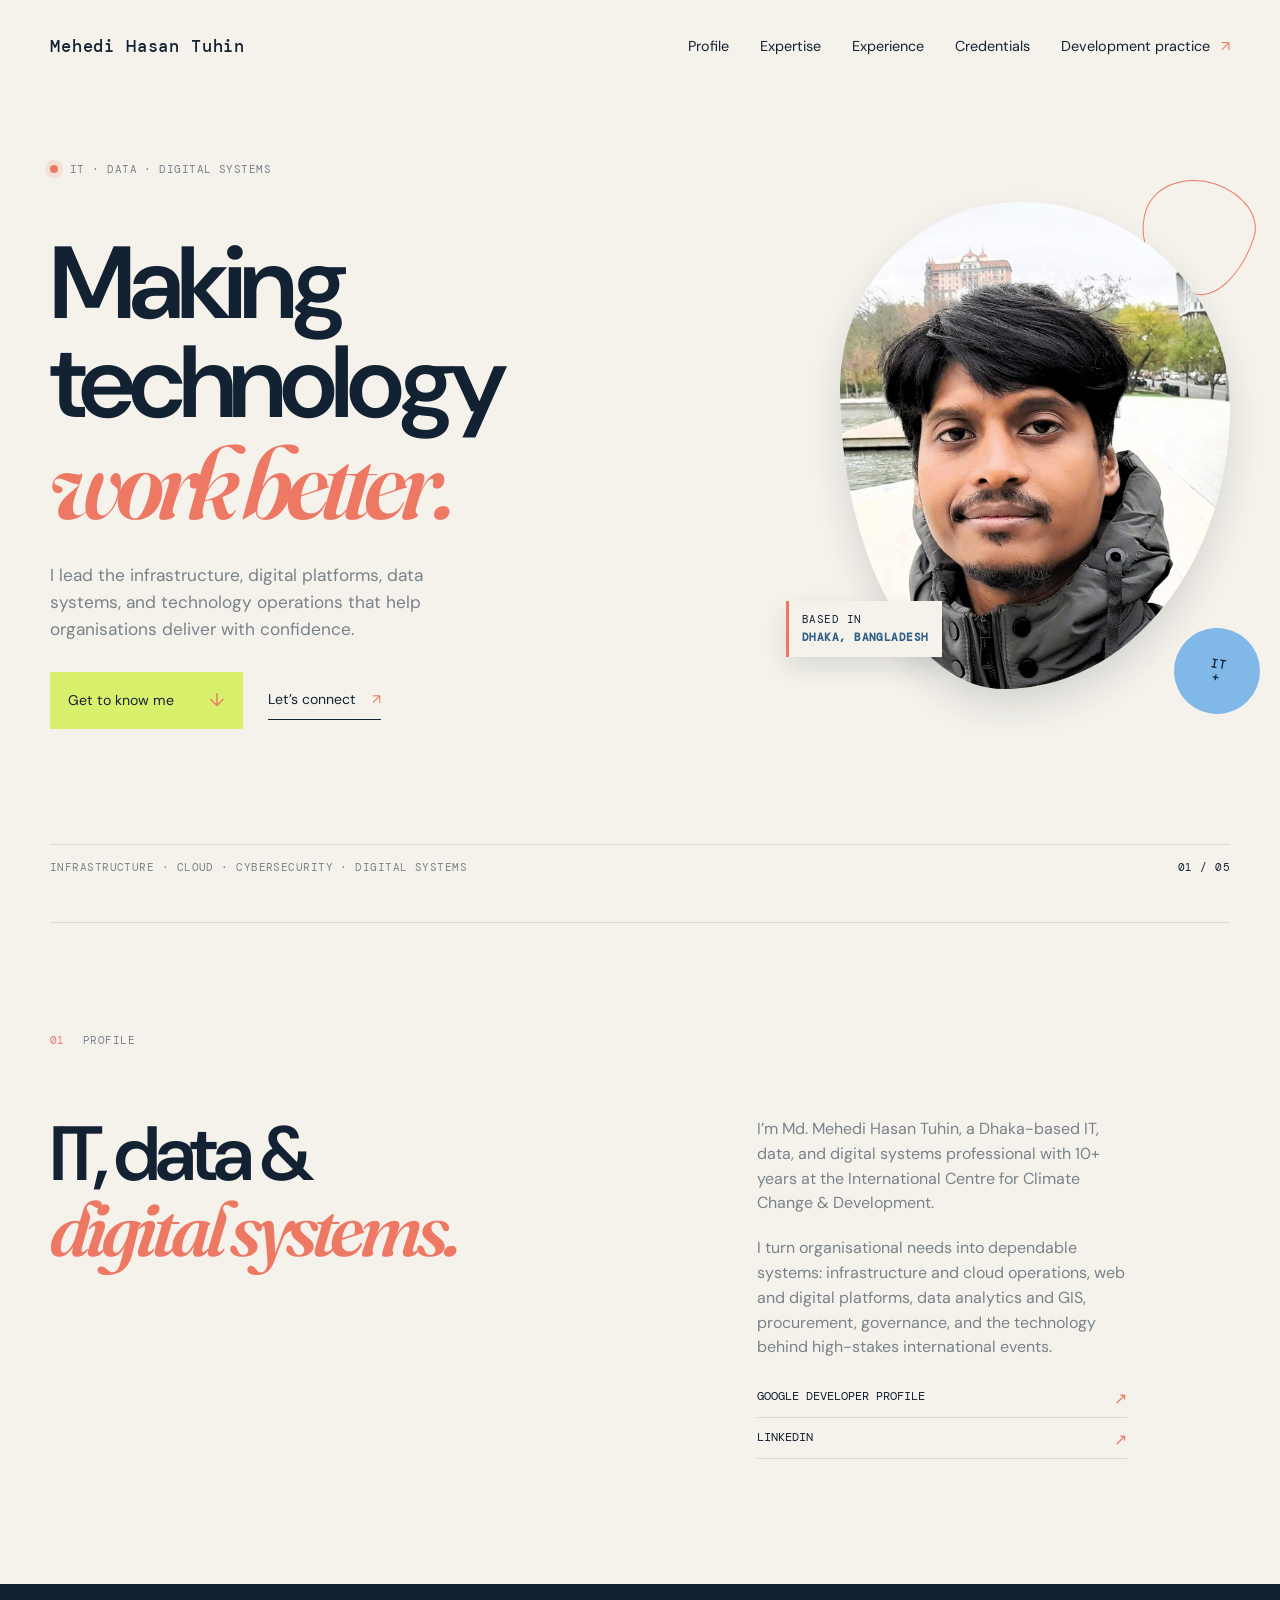
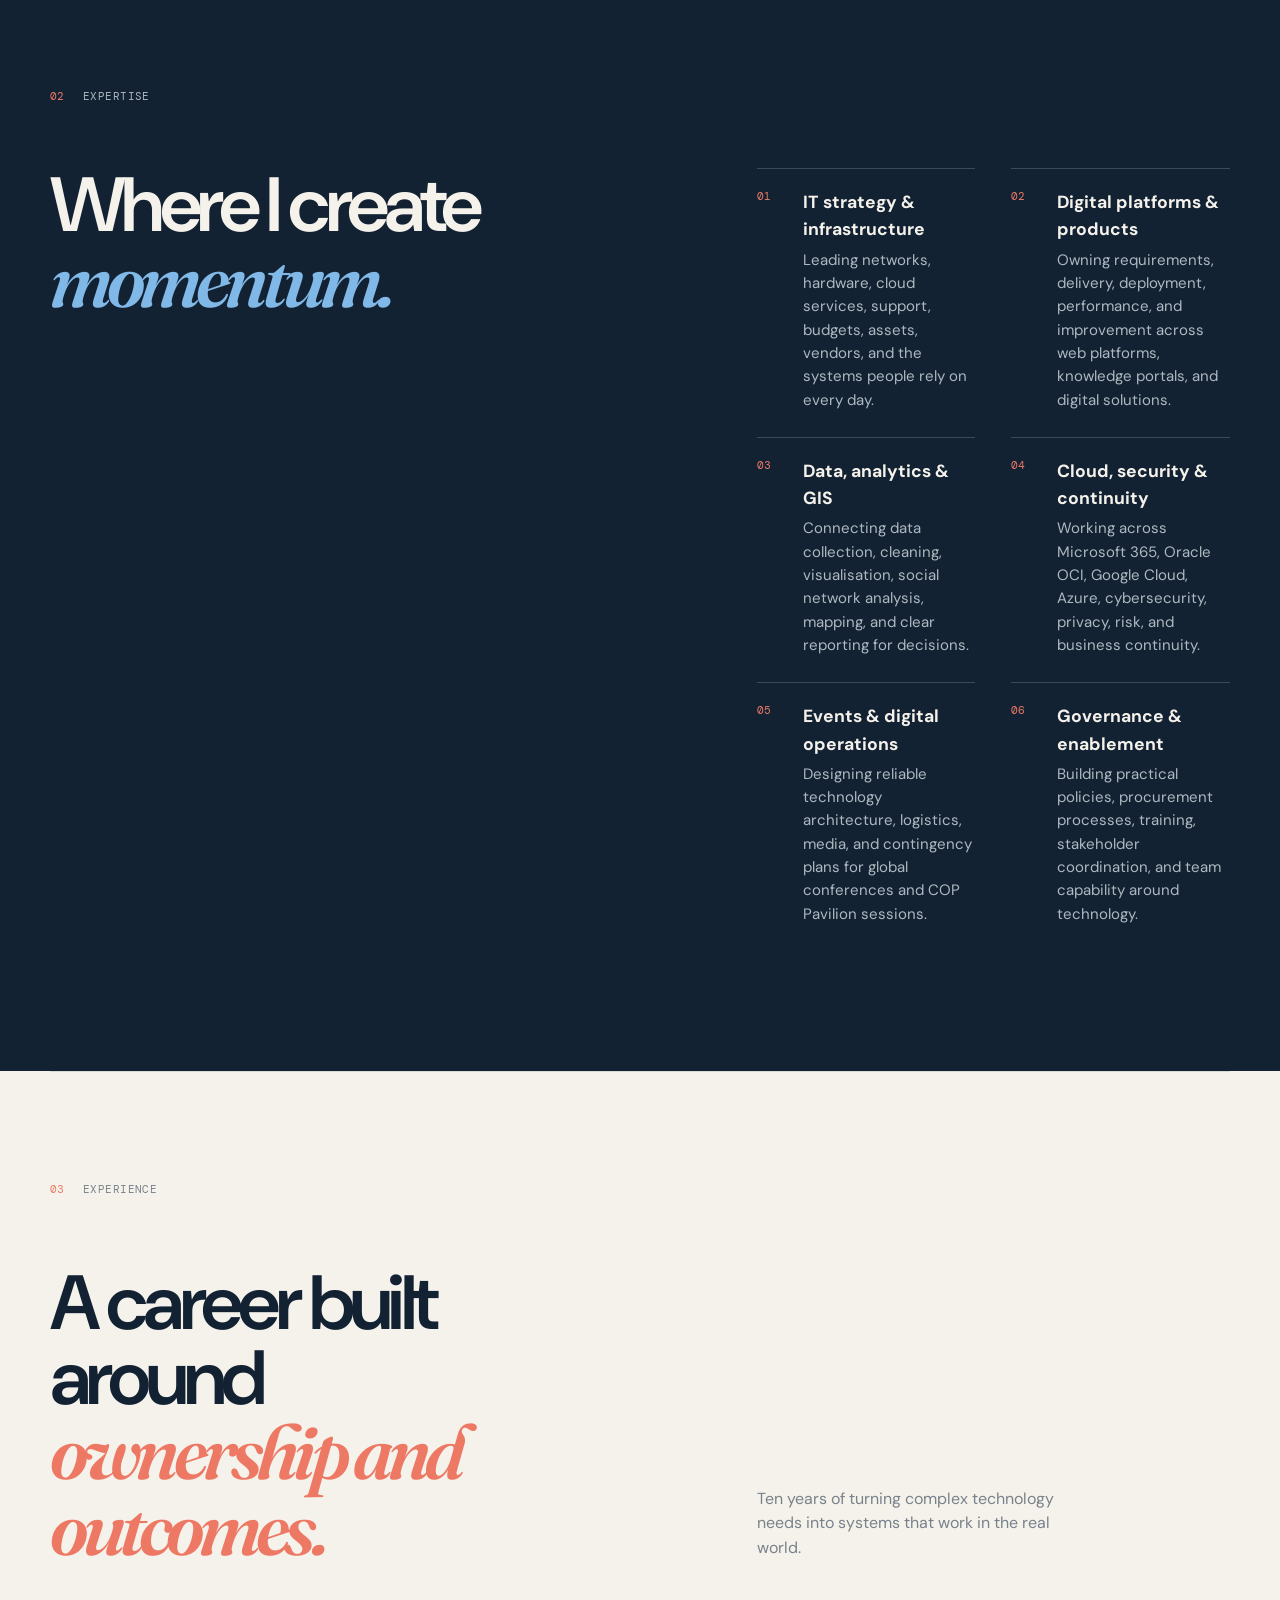
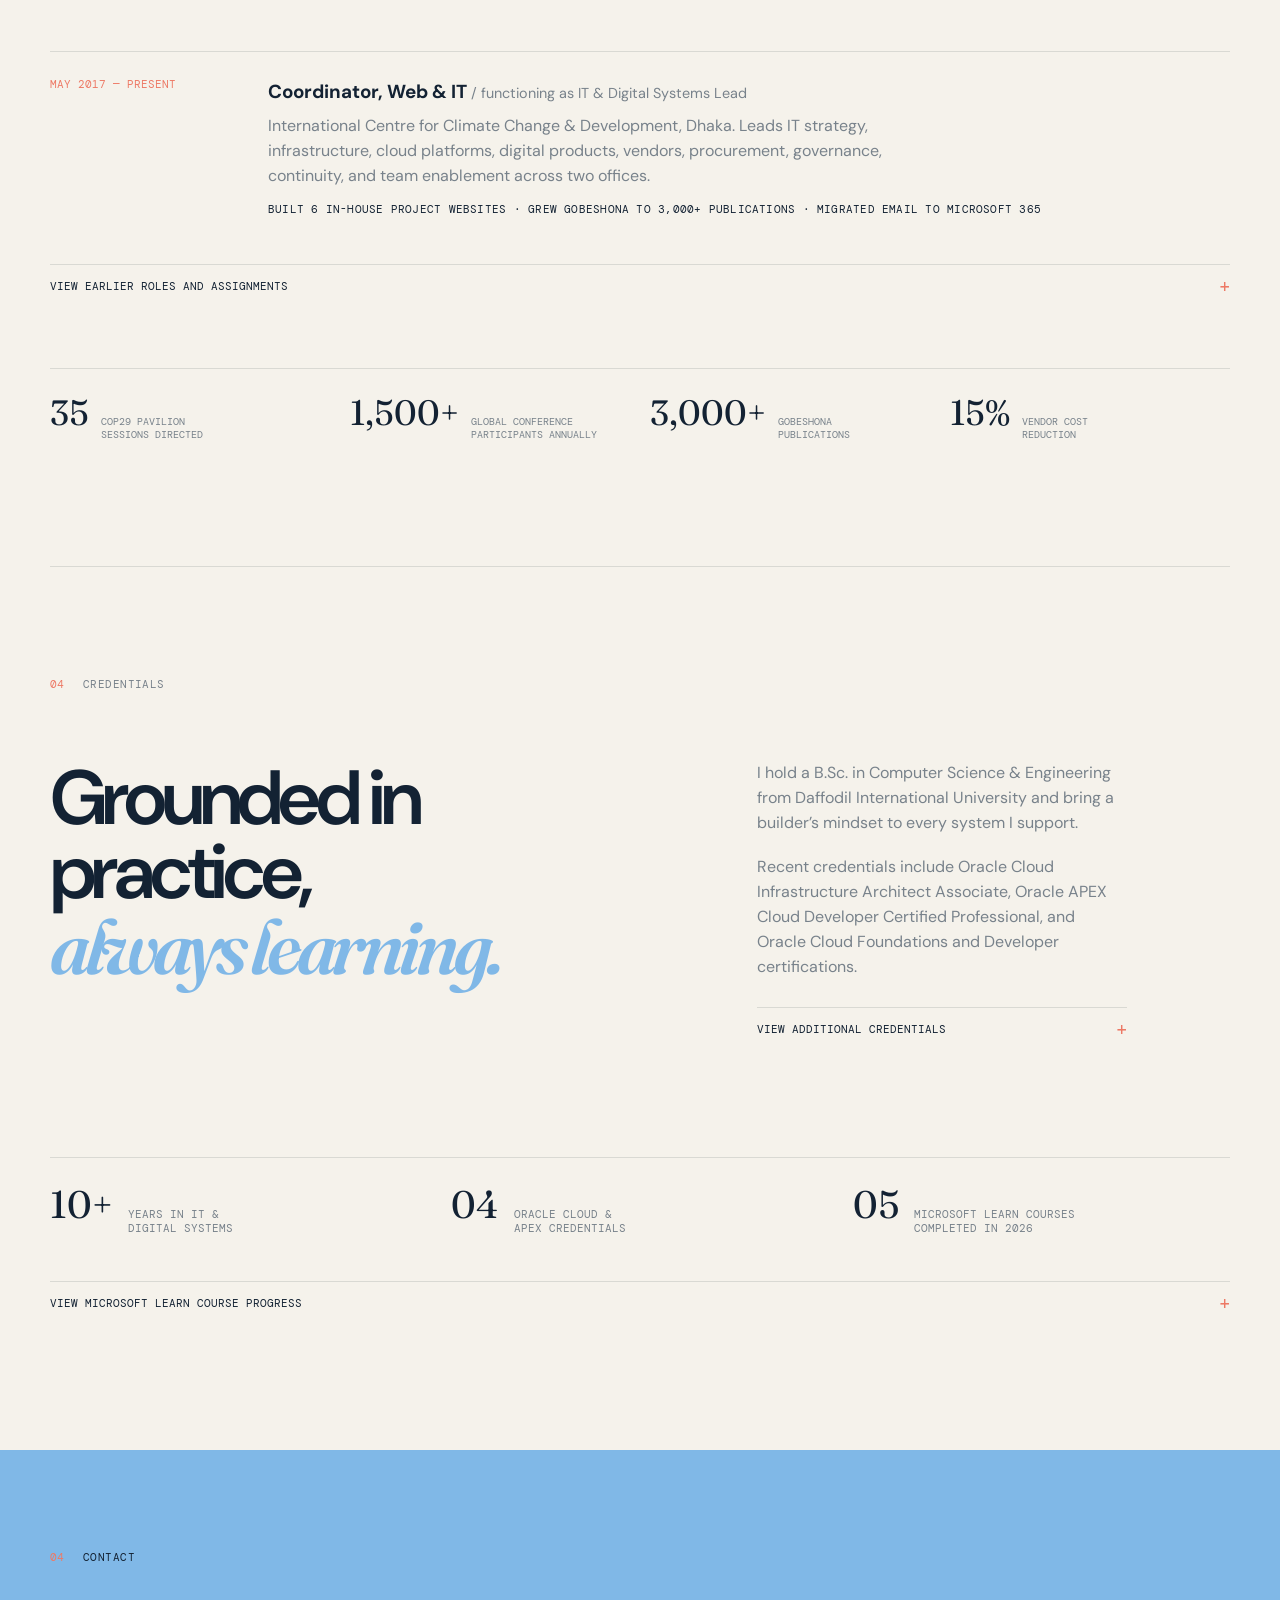
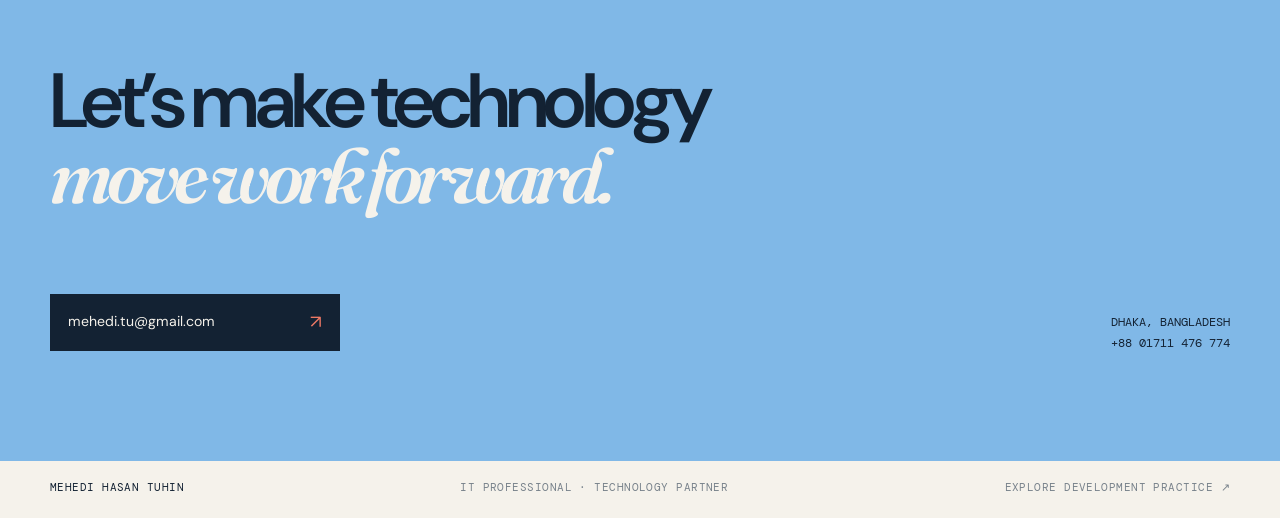
<file: index.html>
<!doctype html>
<html lang="en">
<head>
  <meta charset="utf-8">
  <meta name="viewport" content="width=device-width, initial-scale=1">
  <meta name="description" content="Mehedi Hasan Tuhin is a Dhaka-based IT specialist, web platform specialist, and digital solutions professional helping organisations build reliable technology systems.">
  <meta name="author" content="Mehedi Hasan Tuhin">
  <meta name="theme-color" content="#132233">
  <meta name="keywords" content="IT specialist, web platform specialist, digital platform specialist, digital solutions, IT professional, Dhaka Bangladesh">
  <link rel="canonical" href="https://tuhinitsme.github.io/">
  <meta property="og:type" content="website">
  <meta property="og:title" content="Mehedi Hasan Tuhin | IT, Web Platform &amp; Digital Solutions Specialist">
  <meta property="og:description" content="IT infrastructure, web platforms, digital systems, and practical technology solutions for organisations.">
  <meta property="og:url" content="https://tuhinitsme.github.io/">
  <meta property="og:image" content="https://tuhinitsme.github.io/images/pic_mehedi_hasan_tuhin.jpg">
  <meta name="twitter:card" content="summary_large_image">
  <title>Mehedi Hasan Tuhin | IT &amp; Digital Solutions Specialist</title>
  <script type="application/ld+json">{"@context":"https://schema.org","@type":"Person","name":"Mehedi Hasan Tuhin","jobTitle":"IT, Web Platform and Digital Solutions Specialist","url":"https://tuhinitsme.github.io/","image":"https://tuhinitsme.github.io/images/pic_mehedi_hasan_tuhin.jpg","email":"mehedi.tu@gmail.com","address":{"@type":"PostalAddress","addressLocality":"Dhaka","addressCountry":"BD"},"sameAs":["https://g.dev/tuhinitsme","https://linkedin.com/in/tuhinitsme"],"knowsAbout":["IT infrastructure","web platforms","digital platforms","digital solutions","cloud computing","cybersecurity"]}</script>
  <link rel="preconnect" href="https://fonts.googleapis.com">
  <link rel="preconnect" href="https://fonts.gstatic.com" crossorigin>
  <link href="https://fonts.googleapis.com/css2?family=DM+Mono:wght@400;500&family=DM+Sans:wght@400;500;700&family=Fraunces:opsz,wght@9..144,600;9..144,700&display=swap" rel="stylesheet">
  <link rel="stylesheet" href="css/home.css">
</head>
<body>
  <header class="home-header">
    <a class="home-brand" href="#top" aria-label="Mehedi Hasan Tuhin home">Mehedi Hasan Tuhin</a>
    <button class="home-menu" type="button" aria-expanded="false" aria-controls="home-nav"><span>Menu</span><i aria-hidden="true"></i></button>
    <nav class="home-nav" id="home-nav" aria-label="Primary navigation">
      <a href="#profile">Profile</a>
      <a href="#expertise">Expertise</a>
      <a href="#experience">Experience</a>
      <a href="#career">Credentials</a>
      <a href="dev/">Development practice <span aria-hidden="true">↗</span></a>
    </nav>
  </header>

  <main id="top">
    <section class="home-hero home-shell" aria-labelledby="home-title">
      <div class="hero-copy">
        <p class="eyebrow"><span class="status-dot"></span> IT · data · digital systems</p>
        <h1 id="home-title">Making technology<br><em>work better.</em></h1>
        <p class="hero-lede">I lead the infrastructure, digital platforms, data systems, and technology operations that help organisations deliver with confidence.</p>
        <div class="hero-actions">
          <a class="home-button home-button-bright" href="#profile">Get to know me <span aria-hidden="true">↓</span></a>
          <a class="quiet-link" href="mailto:mehedi.tu@gmail.com?subject=Professional%20enquiry">Let’s connect <span aria-hidden="true">↗</span></a>
        </div>
      </div>
      <div class="portrait-wrap">
        <div class="portrait-note">Based in<br><strong>Dhaka, Bangladesh</strong></div>
        <img src="images/pic_mehedi_hasan_tuhin.jpg" alt="Portrait of Mehedi Hasan Tuhin">
        <span class="portrait-stamp">IT<br>+</span>
      </div>
      <div class="hero-bottom"><span>Infrastructure · cloud · cybersecurity · digital systems</span><span class="mono">01 / 05</span></div>
    </section>

    <section class="profile home-shell" id="profile" aria-labelledby="profile-title">
      <div class="home-label"><span>01</span> Profile</div>
      <div class="profile-grid">
        <h2 id="profile-title">IT, data &amp;<br><em>digital systems.</em></h2>
        <div class="profile-copy">
          <p>I’m Md. Mehedi Hasan Tuhin, a Dhaka-based IT, data, and digital systems professional with 10+ years at the International Centre for Climate Change &amp; Development.</p>
          <p>I turn organisational needs into dependable systems: infrastructure and cloud operations, web and digital platforms, data analytics and GIS, procurement, governance, and the technology behind high-stakes international events.</p>
          <div class="link-row"><a href="https://g.dev/tuhinitsme" target="_blank" rel="noreferrer">Google Developer profile <span>↗</span></a><a href="https://linkedin.com/in/tuhinitsme" target="_blank" rel="noreferrer">LinkedIn <span>↗</span></a></div>
        </div>
      </div>
    </section>

    <section class="expertise" id="expertise" aria-labelledby="expertise-title">
      <div class="home-shell">
        <div class="home-label"><span>02</span> Expertise</div>
        <div class="expertise-grid">
          <h2 id="expertise-title">Where I create<br><em>momentum.</em></h2>
          <div class="expertise-list">
            <article><span>01</span><div><h3>IT strategy &amp; infrastructure</h3><p>Leading networks, hardware, cloud services, support, budgets, assets, vendors, and the systems people rely on every day.</p></div></article>
            <article><span>02</span><div><h3>Digital platforms &amp; products</h3><p>Owning requirements, delivery, deployment, performance, and improvement across web platforms, knowledge portals, and digital solutions.</p></div></article>
            <article><span>03</span><div><h3>Data, analytics &amp; GIS</h3><p>Connecting data collection, cleaning, visualisation, social network analysis, mapping, and clear reporting for decisions.</p></div></article>
            <article><span>04</span><div><h3>Cloud, security &amp; continuity</h3><p>Working across Microsoft 365, Oracle OCI, Google Cloud, Azure, cybersecurity, privacy, risk, and business continuity.</p></div></article>
            <article><span>05</span><div><h3>Events &amp; digital operations</h3><p>Designing reliable technology architecture, logistics, media, and contingency plans for global conferences and COP Pavilion sessions.</p></div></article>
            <article><span>06</span><div><h3>Governance &amp; enablement</h3><p>Building practical policies, procurement processes, training, stakeholder coordination, and team capability around technology.</p></div></article>
          </div>
        </div>
      </div>
    </section>

    <section class="experience home-shell" id="experience" aria-labelledby="experience-title">
      <div class="home-label"><span>03</span> Experience</div>
      <div class="experience-heading"><h2 id="experience-title">A career built around<br><em>ownership and outcomes.</em></h2><p>Ten years of turning complex technology needs into systems that work in the real world.</p></div>
      <div class="timeline">
        <article><div class="timeline-date">May 2017 — Present</div><div><h3>Coordinator, Web &amp; IT <span>/ functioning as IT &amp; Digital Systems Lead</span></h3><p>International Centre for Climate Change &amp; Development, Dhaka. Leads IT strategy, infrastructure, cloud platforms, digital products, vendors, procurement, governance, continuity, and team enablement across two offices.</p><strong>Built 6 in-house project websites · grew Gobeshona to 3,000+ publications · migrated email to Microsoft 365</strong></div></article>
        <details class="timeline-more"><summary>View earlier roles and assignments <span aria-hidden="true">+</span></summary><div class="timeline timeline-nested">
          <article><div class="timeline-date">Jun 2019 — Apr 2021</div><div><h3>Data Analyst <span>/ ICCCAD secondment via IUB</span></h3><p>Delivered end-to-end data workflows, Power BI and Tableau visualisation, GIS, social network analysis, and analytical reporting for an international climate resilience project.</p></div></article>
          <article><div class="timeline-date">Apr 2021 — Feb 2022</div><div><h3>Web &amp; IT Officer <span>/ Global Gobeshona Conference 2</span></h3><p>Maintained conference websites and digital platforms, and coordinated software and online meeting systems for a 1,500+ participant international event.</p></div></article>
          <article><div class="timeline-date">May 2016 — Apr 2017</div><div><h3>Technical Project Coordinator <span>/ Icon Information Systems Ltd.</span></h3><p>Coordinated donor-funded e-service and web/software projects, requirements, vendor negotiations, and stakeholder training.</p></div></article>
          <article><div class="timeline-date">Nov 2015 — Apr 2016</div><div><h3>IT Executive <span>/ Hike Limited</span></h3><p>Managed IT operations, vendor relationships, ERP module development and integration, network setup, and systems maintenance.</p></div></article>
        </div></details>
      </div>
      <div class="impact-facts"><div><strong>35</strong><span>COP29 Pavilion<br>sessions directed</span></div><div><strong>1,500+</strong><span>global conference<br>participants annually</span></div><div><strong>3,000+</strong><span>Gobeshona<br>publications</span></div><div><strong>15%</strong><span>vendor cost<br>reduction</span></div></div>
    </section>

    <section class="career home-shell" id="career" aria-labelledby="career-title">
      <div class="home-label"><span>04</span> Credentials</div>
      <div class="career-grid">
        <h2 id="career-title">Grounded in practice,<br><em>always learning.</em></h2>
        <div class="career-copy"><p>I hold a B.Sc. in Computer Science &amp; Engineering from Daffodil International University and bring a builder’s mindset to every system I support.</p><p>Recent credentials include Oracle Cloud Infrastructure Architect Associate, Oracle APEX Cloud Developer Certified Professional, and Oracle Cloud Foundations and Developer certifications.</p><details class="content-toggle"><summary>View additional credentials <span aria-hidden="true">+</span></summary><ul class="credential-list"><li><strong>MEAL Essentials Certificate</strong><span>DisasterReady.org / Cornerstone OnDemand Foundation · Aug 2026</span></li><li><strong>Registered Scrum Basics™</strong><span>Atlassian</span></li><li><strong>Data Science: Modeling, Integration &amp; Processing</strong><span>Bangladesh Hi-Tech Park · Mar–Jul 2020</span></li><li><strong>Digital Transformation with Google Cloud</strong><span>Google · Oct 2025</span></li></ul></details></div>
      </div>
      <div class="career-facts"><div><strong>10+</strong><span>years in IT &amp;<br>digital systems</span></div><div><strong>04</strong><span>Oracle Cloud &amp;<br>APEX credentials</span></div><div><strong>05</strong><span>Microsoft Learn courses<br>completed in 2026</span></div></div>
      <details class="content-toggle content-toggle-wide"><summary>View Microsoft Learn course progress <span aria-hidden="true">+</span></summary><div class="credential-strip"><span>Completed training</span><strong>AZ-104 Azure Administrator · AZ-400 DevOps Engineer · GH-300 GitHub Copilot · AZ-900 Azure Fundamentals · DP-900 Azure Data Fundamentals</strong></div><div class="credential-strip"><span>In progress</span><strong>MS-102 Microsoft 365 Administrator · MS-700 Teams Administrator · PL-900 Power Platform · AI-900 Azure AI · SC-900 Security, Compliance &amp; Identity</strong></div></details>
    </section>

    <section class="home-contact" id="contact" aria-labelledby="contact-title">
      <div class="home-shell">
        <div class="home-label"><span>04</span> Contact</div>
        <h2 id="contact-title">Let’s make technology<br><em>move work forward.</em></h2>
        <div class="contact-row"><a class="home-button home-button-dark" href="mailto:mehedi.tu@gmail.com?subject=Professional%20enquiry">mehedi.tu@gmail.com <span aria-hidden="true">↗</span></a><div><span>Dhaka, Bangladesh</span><a href="tel:+8801711476774">+88 01711 476 774</a></div></div>
      </div>
    </section>
  </main>

  <footer class="home-footer home-shell"><span>Mehedi Hasan Tuhin</span><span>IT professional · technology partner</span><a href="dev/">Explore development practice ↗</a></footer>
  <script src="js/home.js"></script>
</body>
</html>
</file>
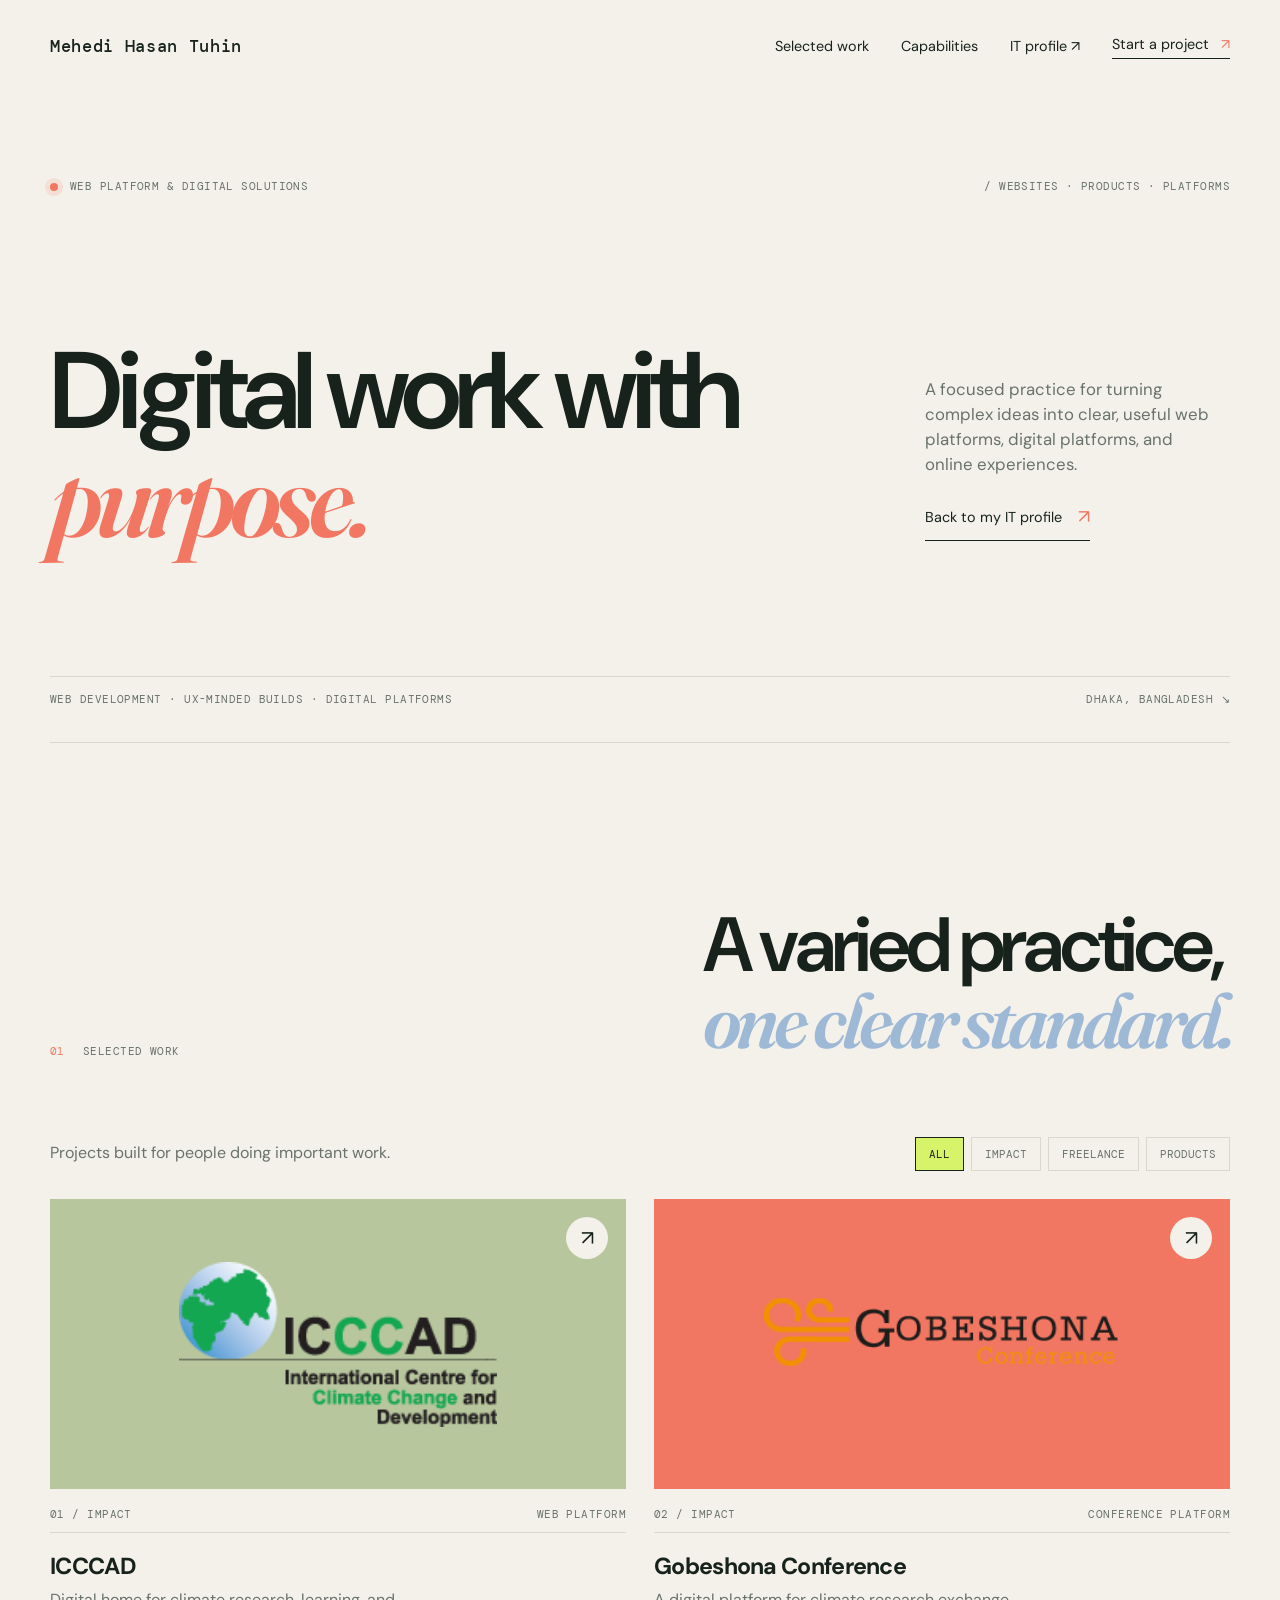
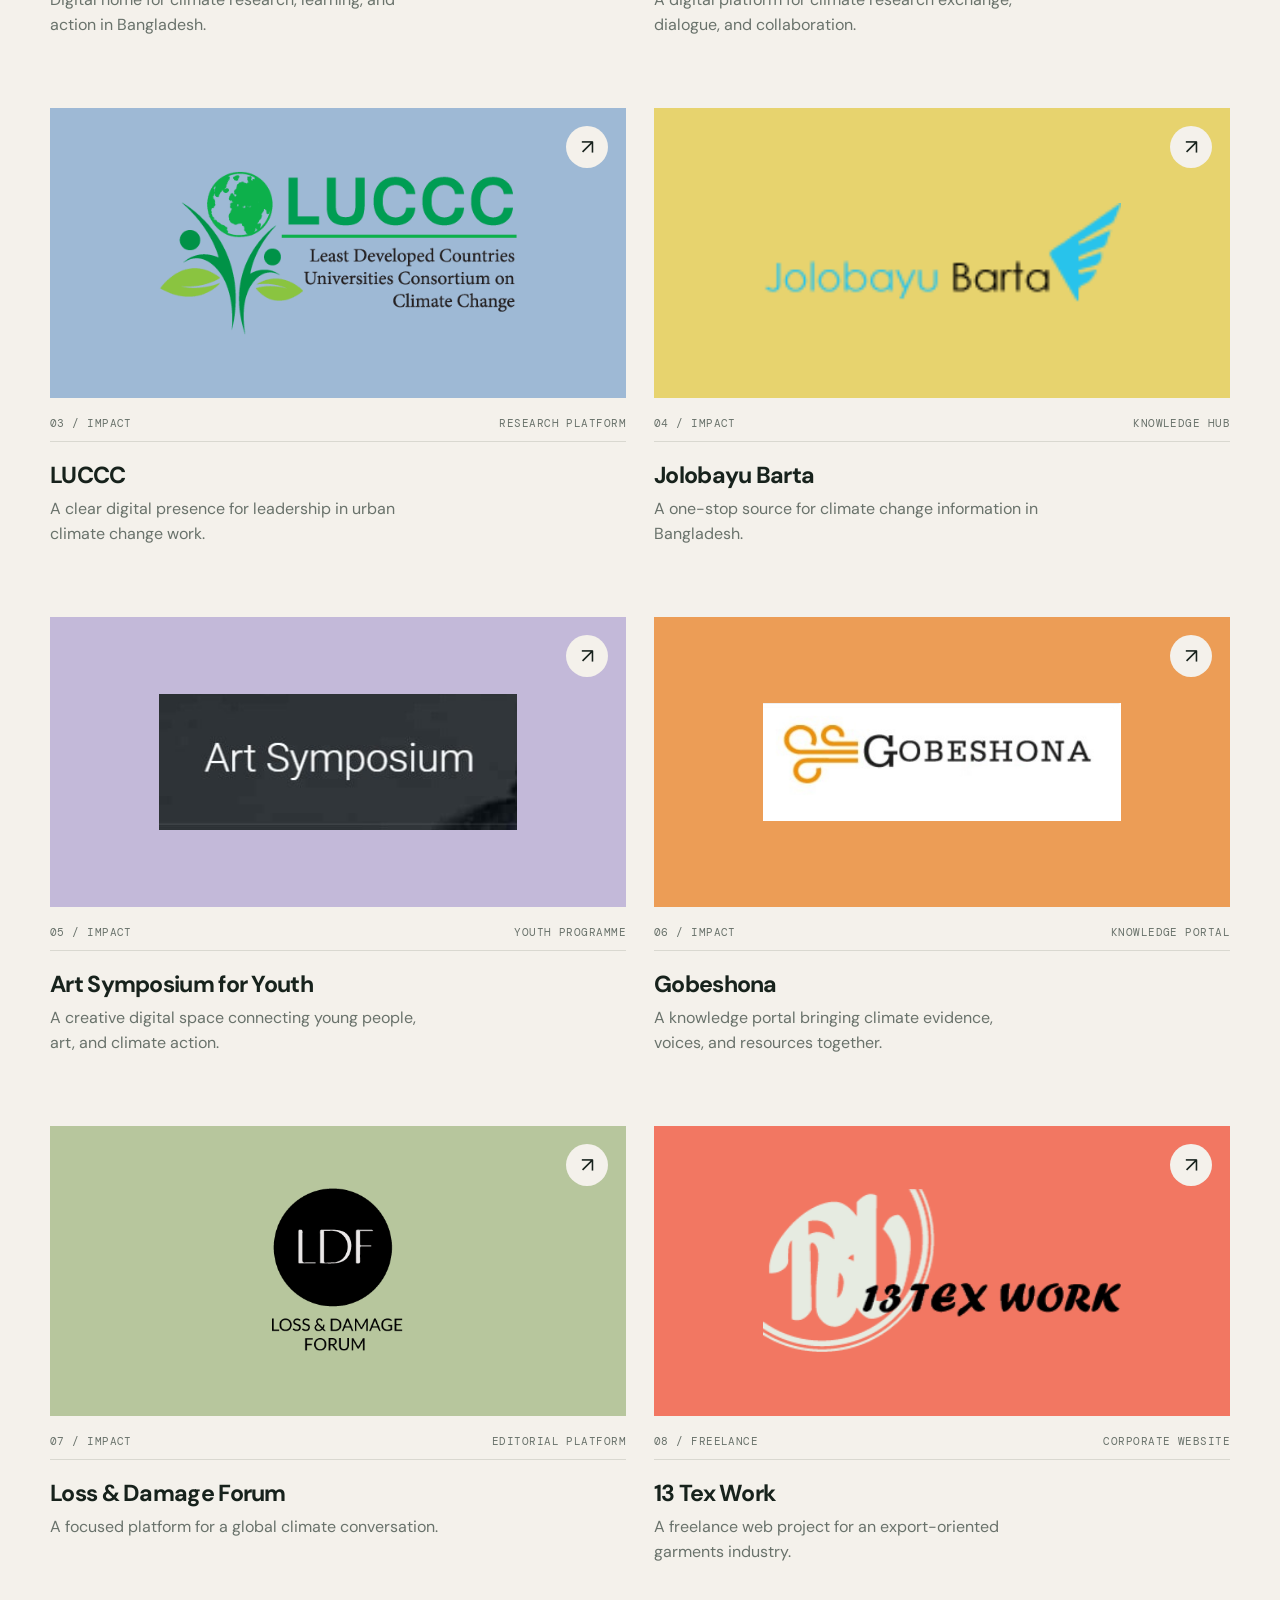
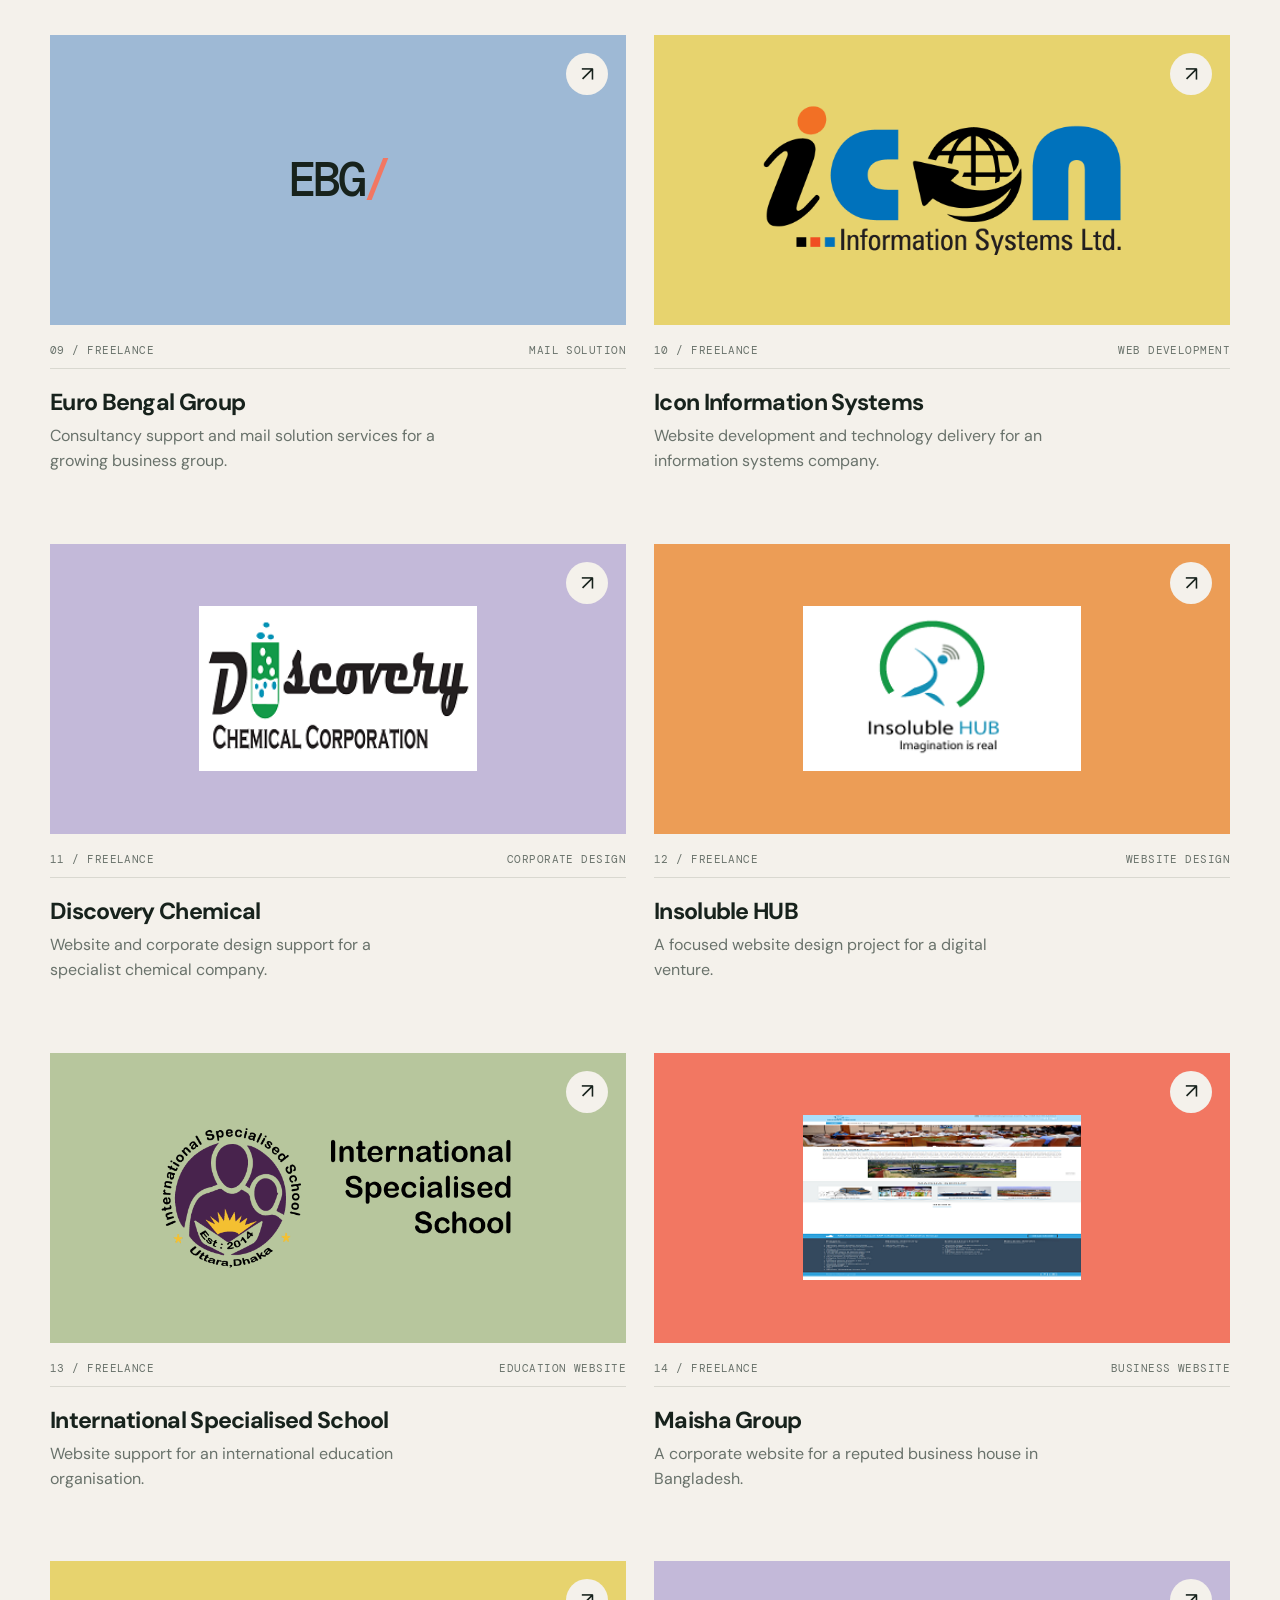
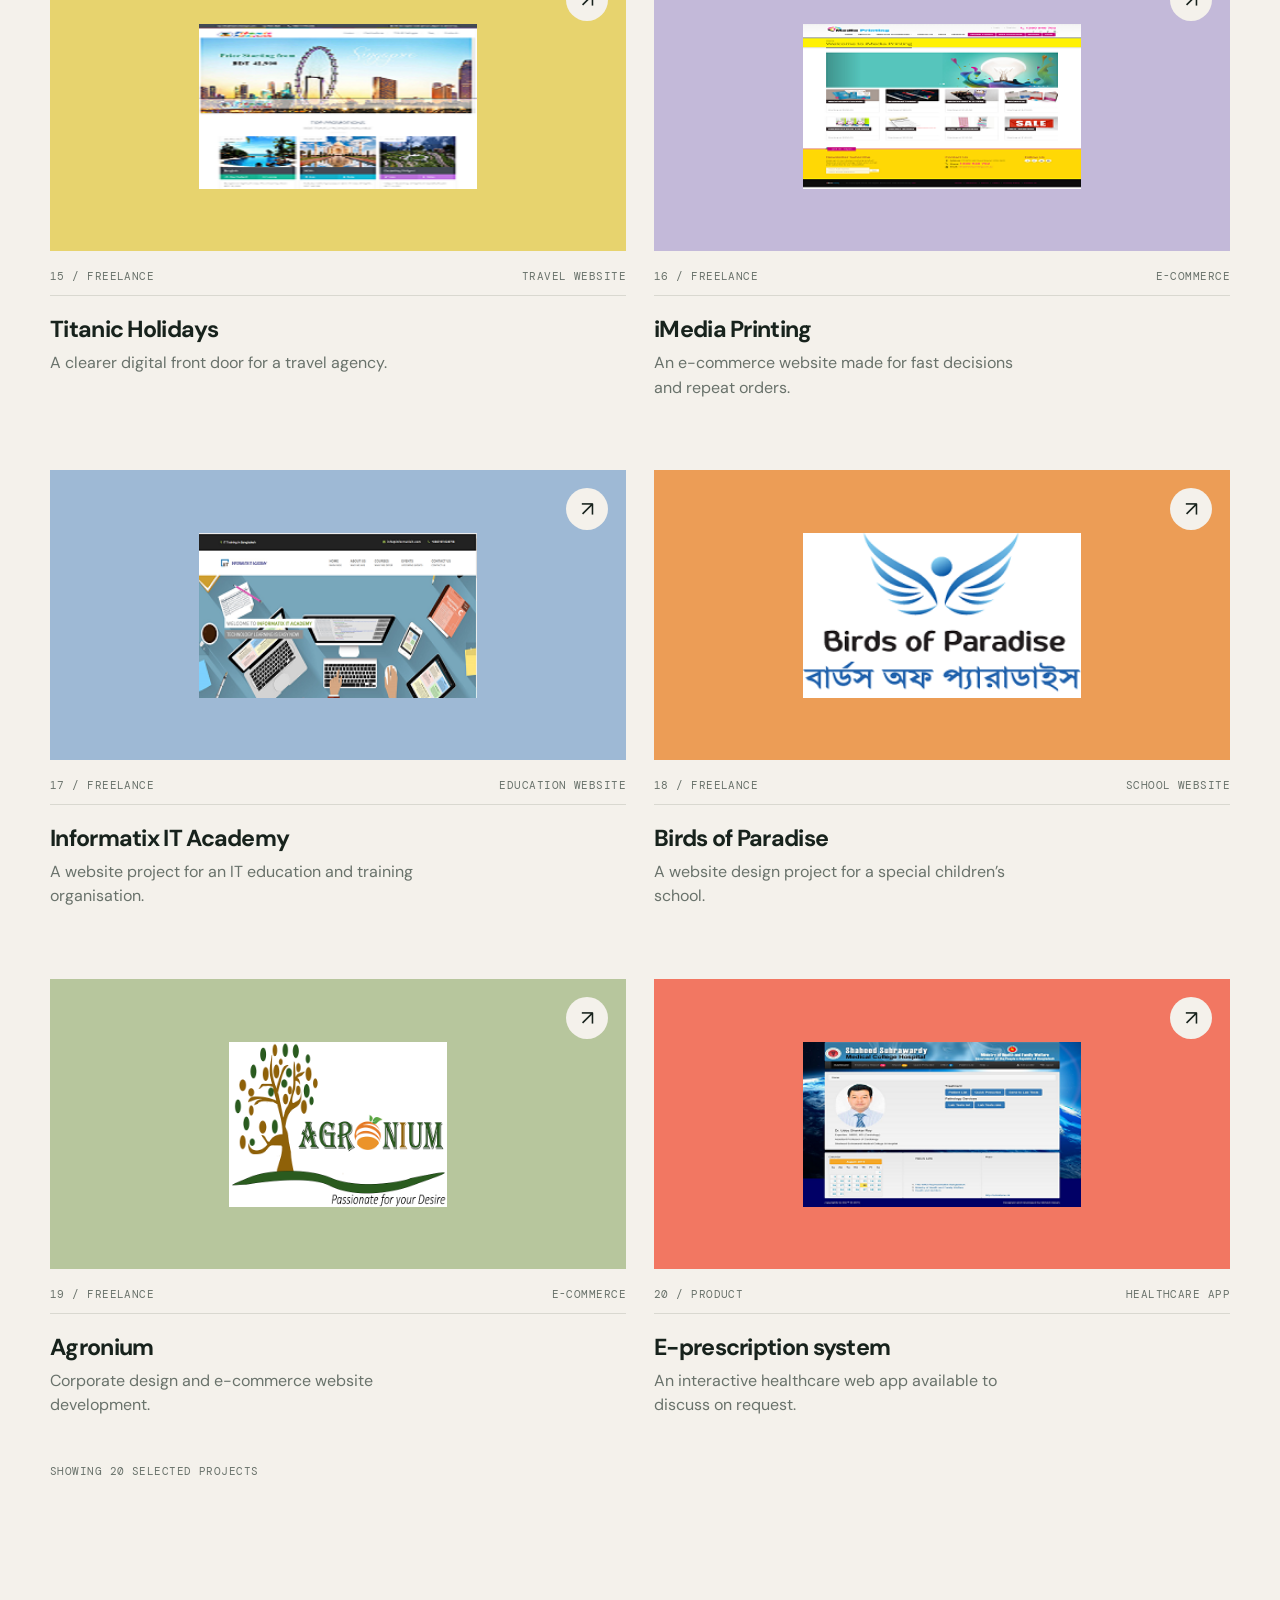
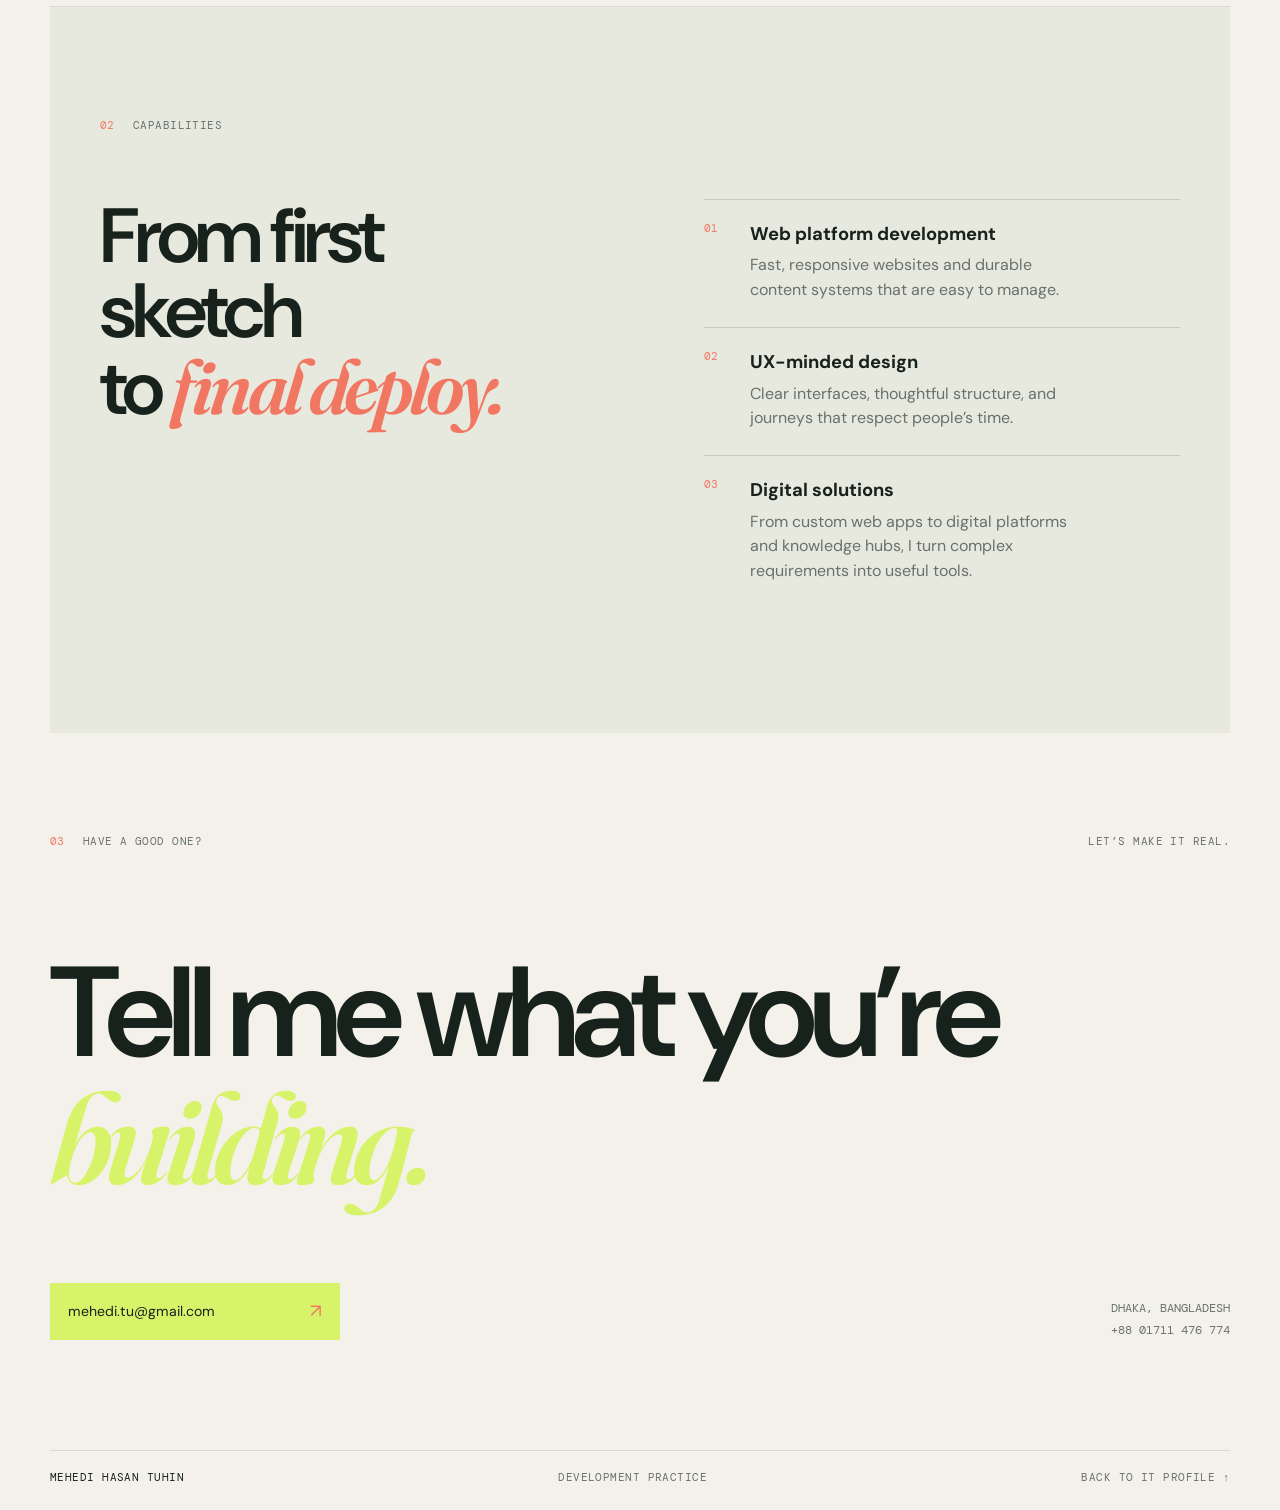
<file: dev/index.html>
<!doctype html>
<html lang="en">
<head>
  <meta charset="utf-8">
  <meta name="viewport" content="width=device-width, initial-scale=1">
  <meta name="description" content="Mehedi Hasan Tuhin's web platform and digital solutions practice: websites, digital platforms, knowledge portals, and useful products.">
  <meta name="author" content="Mehedi Hasan Tuhin">
  <meta name="keywords" content="web platform specialist, digital platform specialist, digital solutions, website development, Bangladesh">
  <link rel="canonical" href="https://tuhinitsme.github.io/dev/">
  <meta property="og:type" content="website">
  <meta property="og:title" content="Web Platforms &amp; Digital Solutions | Mehedi Hasan Tuhin">
  <meta property="og:description" content="Web platforms, digital platforms, knowledge portals, and practical digital solutions built with purpose.">
  <meta property="og:url" content="https://tuhinitsme.github.io/dev/">
  <meta property="og:image" content="https://tuhinitsme.github.io/images/portfolio/ICCCAD.png">
  <meta name="twitter:card" content="summary_large_image">
  <title>Web Platforms &amp; Digital Solutions | Mehedi Hasan Tuhin</title>
  <script type="application/ld+json">{"@context":"https://schema.org","@type":"ProfessionalService","name":"Mehedi Hasan Tuhin Development Practice","url":"https://tuhinitsme.github.io/dev/","description":"Web platform, digital platform, website development, and digital solutions practice.","areaServed":"Bangladesh","provider":{"@type":"Person","name":"Mehedi Hasan Tuhin","url":"https://tuhinitsme.github.io/"},"serviceType":["Web platform development","Digital platform development","Digital solutions","Website development"]}</script>
  <link rel="preconnect" href="https://fonts.googleapis.com">
  <link rel="preconnect" href="https://fonts.gstatic.com" crossorigin>
  <link href="https://fonts.googleapis.com/css2?family=DM+Mono:wght@400;500&family=DM+Sans:wght@400;500;700&family=Fraunces:opsz,wght@9..144,600;9..144,700&display=swap" rel="stylesheet">
  <link rel="stylesheet" href="../css/style.css">
</head>
<body>
  <header class="site-header">
    <a class="brand" href="../" aria-label="Back to Mehedi Hasan Tuhin home">Mehedi Hasan Tuhin</a>
    <button class="menu-toggle" type="button" aria-expanded="false" aria-controls="site-nav"><span class="menu-toggle-label">Menu</span><span class="menu-icon" aria-hidden="true"><i></i><i></i></span></button>
    <nav class="site-nav" id="site-nav" aria-label="Development navigation"><a href="#work">Selected work</a><a href="#services">Capabilities</a><a href="../">IT profile <span aria-hidden="true">↗</span></a><a class="nav-contact" href="#contact">Start a project <span aria-hidden="true">↗</span></a></nav>
  </header>
  <main id="top">
    <section class="hero section-shell" aria-labelledby="hero-title"><div class="hero-kicker"><span class="pulse"></span> Web platform &amp; digital solutions <span class="mono">/ websites · products · platforms</span></div><div class="hero-grid"><h1 id="hero-title">Digital work with <em>purpose.</em></h1><div class="hero-aside"><p>A focused practice for turning complex ideas into clear, useful web platforms, digital platforms, and online experiences.</p><a class="text-link" href="../">Back to my IT profile <span aria-hidden="true">↗</span></a></div></div><div class="hero-footer"><p>Web development · UX-minded builds · Digital platforms</p><p class="mono">Dhaka, Bangladesh <span aria-hidden="true">↘</span></p></div></section>
    <section class="work section-shell" id="work" aria-labelledby="work-title"><div class="section-heading"><div class="section-label"><span>01</span> Selected work</div><h2 id="work-title">A varied practice,<br><em>one clear standard.</em></h2></div><div class="work-toolbar" aria-label="Filter projects"><p>Projects built for people doing important work.</p><div class="filter-list" role="group" aria-label="Project categories"><button class="filter-button is-active" type="button" data-filter="all">All</button><button class="filter-button" type="button" data-filter="impact">Impact</button><button class="filter-button" type="button" data-filter="freelance">Freelance</button><button class="filter-button" type="button" data-filter="product">Products</button></div></div><div class="project-grid">
      <article class="project-card" data-category="impact"><a class="project-image image-sage" href="https://www.icccad.net" target="_blank" rel="noreferrer"><img src="../images/portfolio/ICCCAD.png" alt="ICCCAD logo"><span class="project-arrow" aria-hidden="true">↗</span></a><div class="project-meta"><span>01 / Impact</span><span>Web platform</span></div><h3>ICCCAD</h3><p>Digital home for climate research, learning, and action in Bangladesh.</p></article>
      <article class="project-card" data-category="impact"><a class="project-image image-coral" href="http://conference.gobeshona.net/" target="_blank" rel="noreferrer"><img src="../images/portfolio/gobeshona-conference-logo-min.png" alt="Gobeshona conference logo"><span class="project-arrow" aria-hidden="true">↗</span></a><div class="project-meta"><span>02 / Impact</span><span>Conference platform</span></div><h3>Gobeshona Conference</h3><p>A digital platform for climate research exchange, dialogue, and collaboration.</p></article>
      <article class="project-card" data-category="impact"><a class="project-image image-blue" href="https://luccc.org" target="_blank" rel="noreferrer"><img src="../images/portfolio/luccc-logo.png" alt="LUCCC logo"><span class="project-arrow" aria-hidden="true">↗</span></a><div class="project-meta"><span>03 / Impact</span><span>Research platform</span></div><h3>LUCCC</h3><p>A clear digital presence for leadership in urban climate change work.</p></article>
      <article class="project-card" data-category="impact"><a class="project-image image-yellow" href="http://jbarta.icccad.net" target="_blank" rel="noreferrer"><img src="../images/portfolio/jbarta.png" alt="Jolobayu Barta logo"><span class="project-arrow" aria-hidden="true">↗</span></a><div class="project-meta"><span>04 / Impact</span><span>Knowledge hub</span></div><h3>Jolobayu Barta</h3><p>A one-stop source for climate change information in Bangladesh.</p></article>
      <article class="project-card" data-category="impact"><a class="project-image image-lilac" href="http://art-symposium-4youth.icccad.net/" target="_blank" rel="noreferrer"><img src="../images/portfolio/youth-sym-min.jpg" alt="Art Symposium for Youth preview"><span class="project-arrow" aria-hidden="true">↗</span></a><div class="project-meta"><span>05 / Impact</span><span>Youth programme</span></div><h3>Art Symposium for Youth</h3><p>A creative digital space connecting young people, art, and climate action.</p></article>
      <article class="project-card" data-category="impact"><a class="project-image image-orange" href="https://web.archive.org/web/20200425140823/http://gobeshona.net/" target="_blank" rel="noreferrer"><img src="../images/portfolio/gblogo.jpg" alt="Gobeshona logo"><span class="project-arrow" aria-hidden="true">↗</span></a><div class="project-meta"><span>06 / Impact</span><span>Knowledge portal</span></div><h3>Gobeshona</h3><p>A knowledge portal bringing climate evidence, voices, and resources together.</p></article>
      <article class="project-card" data-category="impact"><a class="project-image image-sage" href="http://lossanddamageforum.org/" target="_blank" rel="noreferrer"><img src="../images/portfolio/lnd-Initials-Logo-s.png" alt="Loss and Damage Forum logo"><span class="project-arrow" aria-hidden="true">↗</span></a><div class="project-meta"><span>07 / Impact</span><span>Editorial platform</span></div><h3>Loss &amp; Damage Forum</h3><p>A focused platform for a global climate conversation.</p></article>
      <article class="project-card" data-category="freelance"><a class="project-image image-coral" href="https://13texworkbd.com/" target="_blank" rel="noreferrer"><img src="../images/portfolio/13texwork_logo.png" alt="13 Tex Work logo"><span class="project-arrow" aria-hidden="true">↗</span></a><div class="project-meta"><span>08 / Freelance</span><span>Corporate website</span></div><h3>13 Tex Work</h3><p>A freelance web project for an export-oriented garments industry.</p></article>
      <article class="project-card" data-category="freelance"><a class="project-image image-blue" href="https://ebigroup.com.bd/" target="_blank" rel="noreferrer"><span class="project-placeholder" aria-hidden="true">EBG<span>/</span></span><span class="project-arrow" aria-hidden="true">↗</span></a><div class="project-meta"><span>09 / Freelance</span><span>Mail solution</span></div><h3>Euro Bengal Group</h3><p>Consultancy support and mail solution services for a growing business group.</p></article>
      <article class="project-card" data-category="freelance"><a class="project-image image-yellow" href="http://iconisl.com" target="_blank" rel="noreferrer"><img src="../images/portfolio/iconisl.png" alt="Icon Information Systems logo"><span class="project-arrow" aria-hidden="true">↗</span></a><div class="project-meta"><span>10 / Freelance</span><span>Web development</span></div><h3>Icon Information Systems</h3><p>Website development and technology delivery for an information systems company.</p></article>
      <article class="project-card" data-category="freelance"><a class="project-image image-lilac" href="http://discovery-chemical.com/" target="_blank" rel="noreferrer"><img src="../images/portfolio/dicovery-logo.png" alt="Discovery Chemical logo"><span class="project-arrow" aria-hidden="true">↗</span></a><div class="project-meta"><span>11 / Freelance</span><span>Corporate design</span></div><h3>Discovery Chemical</h3><p>Website and corporate design support for a specialist chemical company.</p></article>
      <article class="project-card" data-category="freelance"><a class="project-image image-orange" href="http://insolublehub.com" target="_blank" rel="noreferrer"><img src="../images/portfolio/insolube.png" alt="Insoluble HUB logo"><span class="project-arrow" aria-hidden="true">↗</span></a><div class="project-meta"><span>12 / Freelance</span><span>Website design</span></div><h3>Insoluble HUB</h3><p>A focused website design project for a digital venture.</p></article>
      <article class="project-card" data-category="freelance"><a class="project-image image-sage" href="http://www.intspschool.com" target="_blank" rel="noreferrer"><img src="../images/portfolio/intspschool.png" alt="International Specialised School logo"><span class="project-arrow" aria-hidden="true">↗</span></a><div class="project-meta"><span>13 / Freelance</span><span>Education website</span></div><h3>International Specialised School</h3><p>Website support for an international education organisation.</p></article>
      <article class="project-card" data-category="freelance"><a class="project-image image-coral" href="http://www.maishagroup.com/" target="_blank" rel="noreferrer"><img src="../images/portfolio/maishagroup.png" alt="Maisha Group logo"><span class="project-arrow" aria-hidden="true">↗</span></a><div class="project-meta"><span>14 / Freelance</span><span>Business website</span></div><h3>Maisha Group</h3><p>A corporate website for a reputed business house in Bangladesh.</p></article>
      <article class="project-card" data-category="freelance"><a class="project-image image-yellow" href="http://www.titanicholidays.com" target="_blank" rel="noreferrer"><img src="../images/portfolio/titanic-web.png" alt="Titanic Holidays website preview"><span class="project-arrow" aria-hidden="true">↗</span></a><div class="project-meta"><span>15 / Freelance</span><span>Travel website</span></div><h3>Titanic Holidays</h3><p>A clearer digital front door for a travel agency.</p></article>
      <article class="project-card" data-category="freelance"><a class="project-image image-lilac" href="http://www.imediaprinting.com.au" target="_blank" rel="noreferrer"><img src="../images/portfolio/imediaprinting.png" alt="iMedia Printing logo"><span class="project-arrow" aria-hidden="true">↗</span></a><div class="project-meta"><span>16 / Freelance</span><span>E-commerce</span></div><h3>iMedia Printing</h3><p>An e-commerce website made for fast decisions and repeat orders.</p></article>
      <article class="project-card" data-category="freelance"><a class="project-image image-blue" href="http://www.informatixit.com" target="_blank" rel="noreferrer"><img src="../images/portfolio/informatix-web.png" alt="Informatix IT Academy logo"><span class="project-arrow" aria-hidden="true">↗</span></a><div class="project-meta"><span>17 / Freelance</span><span>Education website</span></div><h3>Informatix IT Academy</h3><p>A website project for an IT education and training organisation.</p></article>
      <article class="project-card" data-category="freelance"><a class="project-image image-orange" href="http://bop.tuhinitsme.ml" target="_blank" rel="noreferrer"><img src="../images/portfolio/bop-logo.png" alt="Birds of Paradise logo"><span class="project-arrow" aria-hidden="true">↗</span></a><div class="project-meta"><span>18 / Freelance</span><span>School website</span></div><h3>Birds of Paradise</h3><p>A website design project for a special children’s school.</p></article>
      <article class="project-card" data-category="freelance"><a class="project-image image-sage" href="http://www.agronium.com/" target="_blank" rel="noreferrer"><img src="../images/portfolio/agronium-logo.png" alt="Agronium logo"><span class="project-arrow" aria-hidden="true">↗</span></a><div class="project-meta"><span>19 / Freelance</span><span>E-commerce</span></div><h3>Agronium</h3><p>Corporate design and e-commerce website development.</p></article>
      <article class="project-card" data-category="product"><a class="project-image image-coral" href="mailto:mehedi.tu@gmail.com?subject=E-prescription%20system%20enquiry"><img src="../images/portfolio/eprescrip.png" alt="E-prescription system graphic"><span class="project-arrow" aria-hidden="true">↗</span></a><div class="project-meta"><span>20 / Product</span><span>Healthcare app</span></div><h3>E-prescription system</h3><p>An interactive healthcare web app available to discuss on request.</p></article>
    </div><p class="project-count" aria-live="polite">Showing <span id="visible-count">20</span> selected projects</p></section>
    <section class="services section-shell" id="services" aria-labelledby="services-title"><div class="section-label"><span>02</span> Capabilities</div><div class="services-grid"><h2 id="services-title">From first sketch<br>to <em>final deploy.</em></h2><div class="service-list"><div class="service-item"><span>01</span><h3>Web platform development</h3><p>Fast, responsive websites and durable content systems that are easy to manage.</p></div><div class="service-item"><span>02</span><h3>UX-minded design</h3><p>Clear interfaces, thoughtful structure, and journeys that respect people’s time.</p></div><div class="service-item"><span>03</span><h3>Digital solutions</h3><p>From custom web apps to digital platforms and knowledge hubs, I turn complex requirements into useful tools.</p></div></div></div></section>
    <section class="contact section-shell" id="contact" aria-labelledby="contact-title"><div class="contact-top"><span class="section-label"><span>03</span> Have a good one?</span><span class="mono">Let’s make it real.</span></div><h2 id="contact-title">Tell me what you’re<br><em>building.</em></h2><div class="contact-bottom"><a class="button button-light" href="mailto:mehedi.tu@gmail.com?subject=Project%20enquiry">mehedi.tu@gmail.com <span aria-hidden="true">↗</span></a><div class="contact-details"><span>Dhaka, Bangladesh</span><a href="tel:+8801711476774">+88 01711 476 774</a></div></div></section>
  </main>
  <footer class="site-footer section-shell"><span>Mehedi Hasan Tuhin</span><span>Development practice</span><a href="../">Back to IT profile ↑</a></footer>
  <script src="../js/main.js"></script>
</body>
</html>
</file>
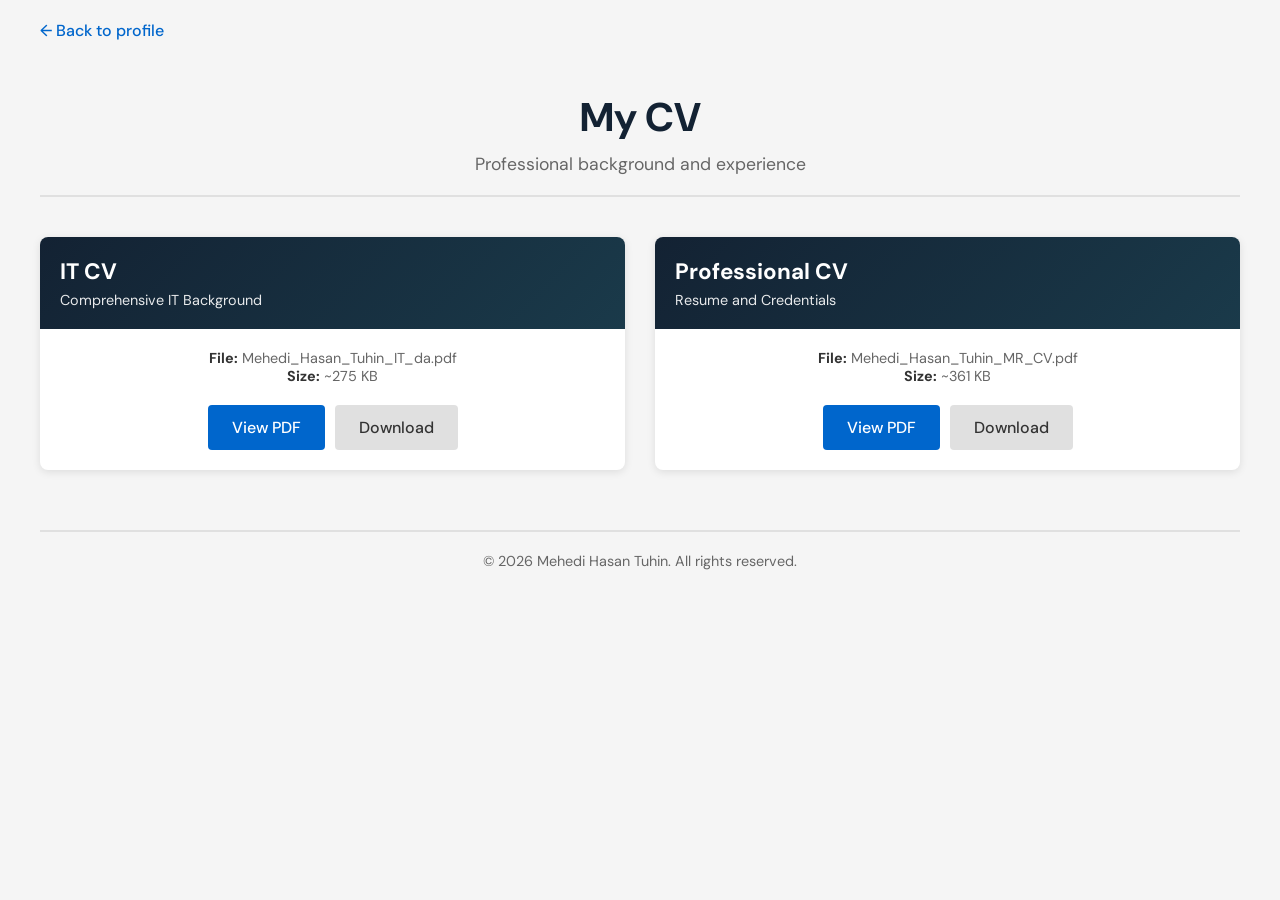
<file: mycv/index.html>
<!doctype html>
<html lang="en">
<head>
  <meta charset="utf-8">
  <meta name="viewport" content="width=device-width, initial-scale=1">
  <meta name="description" content="CV and Resume of Mehedi Hasan Tuhin">
  <meta name="author" content="Mehedi Hasan Tuhin">
  <title>My CV | Mehedi Hasan Tuhin</title>
  <link rel="preconnect" href="https://fonts.googleapis.com">
  <link rel="preconnect" href="https://fonts.gstatic.com" crossorigin>
  <link href="https://fonts.googleapis.com/css2?family=DM+Sans:wght@400;500;700&display=swap" rel="stylesheet">
  <style>
    * {
      margin: 0;
      padding: 0;
      box-sizing: border-box;
    }

    body {
      font-family: 'DM Sans', -apple-system, BlinkMacSystemFont, 'Segoe UI', sans-serif;
      background: #f5f5f5;
      color: #333;
      padding: 20px;
    }

    .container {
      max-width: 1200px;
      margin: 0 auto;
    }

    header {
      text-align: center;
      margin-bottom: 40px;
      padding: 20px 0;
      border-bottom: 2px solid #e0e0e0;
    }

    h1 {
      font-size: 2.5rem;
      margin-bottom: 10px;
      color: #132233;
    }

    .subtitle {
      font-size: 1.1rem;
      color: #666;
    }

    .nav-links {
      margin-top: 20px;
      display: flex;
      justify-content: center;
      gap: 30px;
      flex-wrap: wrap;
    }

    .nav-links a {
      color: #0066cc;
      text-decoration: none;
      font-weight: 500;
      transition: color 0.3s;
    }

    .nav-links a:hover {
      color: #004999;
    }

    .cv-grid {
      display: grid;
      grid-template-columns: repeat(auto-fit, minmax(350px, 1fr));
      gap: 30px;
      margin-bottom: 40px;
    }

    .cv-card {
      background: white;
      border-radius: 8px;
      overflow: hidden;
      box-shadow: 0 2px 8px rgba(0, 0, 0, 0.1);
      transition: transform 0.3s, box-shadow 0.3s;
    }

    .cv-card:hover {
      transform: translateY(-5px);
      box-shadow: 0 4px 16px rgba(0, 0, 0, 0.15);
    }

    .cv-card-header {
      padding: 20px;
      background: linear-gradient(135deg, #132233 0%, #1a3a4a 100%);
      color: white;
    }

    .cv-card-header h2 {
      font-size: 1.4rem;
      margin-bottom: 5px;
    }

    .cv-card-header p {
      font-size: 0.9rem;
      opacity: 0.9;
    }

    .cv-card-body {
      padding: 20px;
      text-align: center;
    }

    .pdf-info {
      margin-bottom: 20px;
      font-size: 0.9rem;
      color: #666;
    }

    .pdf-info strong {
      color: #333;
    }

    .cv-links {
      display: flex;
      gap: 10px;
      justify-content: center;
      flex-wrap: wrap;
    }

    .btn {
      display: inline-block;
      padding: 12px 24px;
      border-radius: 4px;
      text-decoration: none;
      font-weight: 500;
      transition: all 0.3s;
      border: none;
      cursor: pointer;
      font-size: 1rem;
    }

    .btn-primary {
      background: #0066cc;
      color: white;
    }

    .btn-primary:hover {
      background: #004999;
    }

    .btn-secondary {
      background: #e0e0e0;
      color: #333;
    }

    .btn-secondary:hover {
      background: #d0d0d0;
    }

    .back-link {
      display: inline-block;
      margin-bottom: 30px;
      color: #0066cc;
      text-decoration: none;
      font-weight: 500;
      transition: color 0.3s;
    }

    .back-link:hover {
      color: #004999;
    }

    footer {
      text-align: center;
      margin-top: 60px;
      padding-top: 20px;
      border-top: 2px solid #e0e0e0;
      color: #666;
      font-size: 0.9rem;
    }

    @media (max-width: 768px) {
      h1 {
        font-size: 2rem;
      }

      .cv-grid {
        grid-template-columns: 1fr;
      }

      .nav-links {
        gap: 20px;
      }
    }
  </style>
</head>
<body>
  <div class="container">
    <a href="../" class="back-link">← Back to profile</a>

    <header>
      <h1>My CV</h1>
      <p class="subtitle">Professional background and experience</p>
    </header>

    <div class="cv-grid">
      <div class="cv-card">
        <div class="cv-card-header">
          <h2>IT CV</h2>
          <p>Comprehensive IT Background</p>
        </div>
        <div class="cv-card-body">
          <div class="pdf-info">
            <strong>File:</strong> Mehedi_Hasan_Tuhin_IT_da.pdf<br>
            <strong>Size:</strong> ~275 KB
          </div>
          <div class="cv-links">
            <a href="Mehedi_Hasan_Tuhin_IT_da.pdf" class="btn btn-primary" target="_blank" rel="noopener noreferrer">View PDF</a>
            <a href="Mehedi_Hasan_Tuhin_IT_da.pdf" class="btn btn-secondary" download>Download</a>
          </div>
        </div>
      </div>

      <div class="cv-card">
        <div class="cv-card-header">
          <h2>Professional CV</h2>
          <p>Resume and Credentials</p>
        </div>
        <div class="cv-card-body">
          <div class="pdf-info">
            <strong>File:</strong> Mehedi_Hasan_Tuhin_MR_CV.pdf<br>
            <strong>Size:</strong> ~361 KB
          </div>
          <div class="cv-links">
            <a href="Mehedi_Hasan_Tuhin_MR_CV.pdf" class="btn btn-primary" target="_blank" rel="noopener noreferrer">View PDF</a>
            <a href="Mehedi_Hasan_Tuhin_MR_CV.pdf" class="btn btn-secondary" download>Download</a>
          </div>
        </div>
      </div>
    </div>

    <footer>
      <p>&copy; 2026 Mehedi Hasan Tuhin. All rights reserved.</p>
    </footer>
  </div>
</body>
</html>
</file>
<file: css/home.css>
@media (max-width: 760px) { .expertise-list { grid-template-columns: 1fr !important; }.impact-facts { grid-template-columns: 1fr !important; gap: 18px; } }
:root { --navy: #132233; --paper: #f5f2eb; --muted: #78828b; --line: #d9d9d3; --blue: #80b8e7; --lime: #d8f06b; --coral: #ed7965; --serif: "Fraunces", Georgia, serif; --sans: "DM Sans", sans-serif; --mono: "DM Mono", monospace; }
* { box-sizing: border-box; }
html { scroll-behavior: smooth; }
body { margin: 0; background: var(--paper); color: var(--navy); font-family: var(--sans); line-height: 1.55; }
a { color: inherit; text-decoration: none; }
img { display: block; max-width: 100%; }
button { font: inherit; }
.home-shell, .home-header { width: min(1180px, calc(100% - 64px)); margin-inline: auto; }
.home-header { min-height: 92px; display: flex; align-items: center; justify-content: space-between; }
.home-brand { font: 500 1.05rem var(--mono); letter-spacing: .05em; }.home-brand span, em { color: var(--coral); }
.home-nav { display: flex; align-items: center; gap: 31px; font-size: .9rem; }.home-nav a:hover, .home-nav a:focus-visible, .quiet-link:hover { color: var(--coral); }.home-nav span { color: var(--coral); margin-left: 7px; }
.home-menu { display: none; border: 0; background: transparent; color: var(--navy); }
.home-hero { min-height: 730px; position: relative; display: grid; grid-template-columns: 1.2fr .8fr; gap: 9vw; align-items: center; padding: 70px 0 48px; }.hero-copy { position: relative; z-index: 1; }.eyebrow, .home-label, .hero-bottom, .home-footer, .portrait-note, .mono { font: .7rem var(--mono); letter-spacing: .04em; text-transform: uppercase; }.eyebrow { display: flex; align-items: center; gap: 12px; color: var(--muted); }.status-dot { width: 8px; height: 8px; background: var(--coral); border-radius: 50%; box-shadow: 0 0 0 5px rgba(237,121,101,.16); }
h1, h2, h3, p { margin-top: 0; } h1, h2 { line-height: .97; letter-spacing: -.06em; font-weight: 600; } h1 { margin: 58px 0 28px; font-size: clamp(4rem, 8vw, 8rem); } h2 { font-size: clamp(3rem, 6vw, 6rem); } em { font-family: var(--serif); font-style: italic; letter-spacing: -.07em; }
.hero-lede { max-width: 390px; margin-bottom: 30px; color: var(--muted); font-size: 1.08rem; }.hero-actions { display: flex; align-items: center; gap: 25px; }.home-button { display: inline-flex; align-items: center; justify-content: space-between; gap: 35px; padding: 14px 18px; font-size: .88rem; transition: transform .2s ease; }.home-button:hover, .home-button:focus-visible { transform: translateY(-3px); }.home-button span { color: var(--coral); font-size: 1.15rem; }.home-button-bright { background: var(--lime); }.quiet-link { border-bottom: 1px solid var(--navy); padding: 8px 0; font-size: .88rem; }.quiet-link span { color: var(--coral); margin-left: 12px; }
.portrait-wrap { position: relative; justify-self: end; width: min(100%, 390px); }.portrait-wrap::before { position: absolute; content: ""; top: -22px; right: -22px; width: 110px; height: 110px; border: 1px solid var(--coral); border-radius: 52% 48% 36% 64% / 42% 35% 65% 58%; transform: rotate(18deg); }.portrait-wrap img { position: relative; width: 100%; aspect-ratio: 4 / 5; object-fit: cover; border-radius: 46% 54% 58% 42% / 38% 42% 58% 62%; filter: saturate(.9); box-shadow: 0 18px 35px rgba(19,34,51,.14); }.portrait-note { position: absolute; z-index: 1; left: -54px; bottom: 32px; padding: 10px 13px 11px; border-left: 3px solid var(--coral); background: var(--paper); color: var(--navy); line-height: 1.55; box-shadow: 0 10px 24px rgba(19,34,51,.12); }.portrait-note strong { color: #315f87; font-weight: 600; }.portrait-stamp { position: absolute; right: -30px; bottom: -25px; display: grid; place-items: center; width: 86px; height: 86px; background: var(--blue); border-radius: 50%; text-align: center; font: 500 .8rem var(--mono); line-height: 1.1; transform: rotate(10deg); }.hero-bottom { grid-column: 1 / -1; align-self: end; display: flex; justify-content: space-between; border-top: 1px solid var(--line); padding-top: 15px; color: var(--muted); }.hero-bottom .mono { color: var(--navy); }
.profile, .career { border-top: 1px solid var(--line); padding: 110px 0 125px; }.home-label { display: flex; gap: 18px; color: var(--muted); }.home-label span { color: var(--coral); }.profile-grid, .career-grid, .expertise-grid { display: grid; grid-template-columns: 1.1fr .9fr; gap: 10vw; margin-top: 70px; }.profile h2, .career h2, .expertise h2 { margin: 0; }.profile-copy, .career-copy { max-width: 370px; color: var(--muted); }.profile-copy p, .career-copy p { margin-bottom: 20px; }.link-row { display: flex; flex-direction: column; gap: 11px; margin-top: 28px; color: var(--navy); font: .76rem var(--mono); text-transform: uppercase; }.link-row a { border-bottom: 1px solid var(--line); padding-bottom: 8px; }.link-row a:hover { color: var(--coral); }.link-row span { float: right; color: var(--coral); font-size: 1rem; }
.expertise { background: var(--navy); color: var(--paper); padding: 105px 0 120px; }.expertise .home-label { color: #aeb8c0; }.expertise-grid { margin-top: 65px; }.expertise h2 em { color: var(--blue); }.expertise-list { display: grid; grid-template-columns: repeat(2, 1fr); column-gap: 36px; }.expertise-list article { display: grid; grid-template-columns: 34px 1fr; gap: 12px; border-top: 1px solid #3a4a59; padding: 20px 0 25px; }.expertise-list article > span { color: var(--coral); font: .7rem var(--mono); }.expertise h3 { margin: 0 0 5px; font-size: 1.1rem; }.expertise p { max-width: 350px; margin: 0; color: #aeb8c0; font-size: .94rem; }
.experience { border-top: 1px solid var(--line); padding: 110px 0 125px; }.experience-heading { display: grid; grid-template-columns: 1.1fr .9fr; gap: 10vw; align-items: end; margin-top: 70px; }.experience-heading h2 { margin: 0; }.experience-heading em { color: var(--coral); }.experience-heading > p { max-width: 320px; margin: 0 0 5px; color: var(--muted); }.timeline { margin-top: 85px; }.timeline article { display: grid; grid-template-columns: 180px 1fr; gap: 38px; border-top: 1px solid var(--line); padding: 25px 0 28px; }.timeline-date { color: var(--coral); font: .7rem var(--mono); text-transform: uppercase; }.timeline h3 { margin: 0 0 8px; font-size: 1.18rem; }.timeline h3 span { color: var(--muted); font-size: .9rem; font-weight: 400; }.timeline p { max-width: 690px; margin: 0; color: var(--muted); }.timeline strong { display: block; margin-top: 13px; color: var(--navy); font: .7rem var(--mono); letter-spacing: .02em; text-transform: uppercase; }.impact-facts { display: grid; grid-template-columns: repeat(4, 1fr); gap: 20px; margin-top: 60px; border-top: 1px solid var(--line); padding-top: 22px; }.impact-facts div { display: flex; align-items: baseline; gap: 12px; }.impact-facts strong { font: 2.2rem var(--serif); }.impact-facts span { color: var(--muted); font: .65rem var(--mono); text-transform: uppercase; }
.career h2 em { color: var(--blue); }.career-facts { display: grid; grid-template-columns: repeat(3, 1fr); gap: 24px; margin-top: 105px; border-top: 1px solid var(--line); padding-top: 22px; }.career-facts div { display: flex; align-items: baseline; gap: 15px; }.career-facts strong { font: 2.4rem var(--serif); }.career-facts span { color: var(--muted); font: .68rem var(--mono); text-transform: uppercase; }.credential-list { display: grid; gap: 13px; margin: 28px 0 0; padding: 0; list-style: none; }.credential-list li { border-top: 1px solid var(--line); padding-top: 11px; }.credential-list strong { display: block; color: var(--navy); font-size: .88rem; font-weight: 500; }.credential-list span { display: block; margin-top: 3px; color: var(--muted); font: .68rem var(--mono); line-height: 1.5; text-transform: uppercase; }.credential-strip { display: flex; justify-content: space-between; gap: 30px; margin-top: 46px; border-top: 1px solid var(--line); padding-top: 18px; color: var(--muted); font: .7rem var(--mono); text-transform: uppercase; }.credential-strip + .credential-strip { margin-top: 24px; }.credential-strip strong { max-width: 610px; color: var(--navy); font-weight: 400; text-align: right; }
.content-toggle, .timeline-more { margin-top: 28px; border-top: 1px solid var(--line); }.content-toggle summary, .timeline-more summary { display: flex; justify-content: space-between; gap: 20px; padding: 14px 0; color: var(--navy); cursor: pointer; font: .7rem var(--mono); text-transform: uppercase; list-style: none; }.content-toggle summary::-webkit-details-marker, .timeline-more summary::-webkit-details-marker { display: none; }.content-toggle summary span, .timeline-more summary span { color: var(--coral); font-size: 1.2rem; line-height: .8; }.content-toggle[open] summary span, .timeline-more[open] summary span { transform: rotate(45deg); }.content-toggle-wide { margin-top: 46px; }.content-toggle-wide .credential-strip { margin-top: 0; }.timeline-more { margin-top: 20px; }.timeline-nested { margin-top: 0; }
.home-contact { background: var(--blue); padding: 100px 0 110px; }.home-contact .home-label { color: var(--navy); }.home-contact h2 { margin: 100px 0 80px; }.home-contact h2 em { color: var(--paper); }.contact-row { display: flex; justify-content: space-between; align-items: end; gap: 30px; }.home-button-dark { background: var(--navy); color: var(--paper); min-width: 290px; }.contact-row > div { display: flex; flex-direction: column; align-items: end; gap: 6px; color: var(--navy); font: .72rem var(--mono); text-transform: uppercase; }.contact-row > div a:hover { color: var(--coral); }.home-footer { display: flex; justify-content: space-between; gap: 20px; padding: 19px 0 24px; color: var(--muted); }.home-footer span:first-child { color: var(--navy); }.home-footer a:hover { color: var(--coral); }
:focus-visible { outline: 2px solid var(--coral); outline-offset: 4px; } @media (prefers-reduced-motion: reduce) { *, *::before, *::after { scroll-behavior: auto !important; transition-duration: .01ms !important; } }
@media (max-width: 760px) { .home-shell, .home-header { width: min(100% - 40px, 1180px); }.home-header { min-height: 74px; }.home-menu { display: flex; align-items: center; gap: 10px; padding: 8px 0; font: .7rem var(--mono); text-transform: uppercase; }.home-menu i { width: 22px; height: 10px; display: block; border-top: 1px solid var(--navy); border-bottom: 1px solid var(--navy); }.home-nav { position: absolute; z-index: 3; top: 74px; right: 20px; left: 20px; display: none; flex-direction: column; align-items: stretch; gap: 0; padding: 10px 20px 18px; background: var(--navy); color: var(--paper); }.home-nav.is-open { display: flex; }.home-nav a { padding: 12px 0; border-bottom: 1px solid #3a4a59; }.home-hero { display: flex; flex-direction: column; align-items: stretch; gap: 60px; min-height: 0; padding: 70px 0 35px; overflow-x: clip; }.hero-copy h1 { font-size: clamp(3.7rem, 16vw, 6rem); }.hero-actions { flex-wrap: wrap; }.portrait-wrap { align-self: center; width: min(100%, 340px); }.portrait-note { left: -14px; bottom: 18px; font-size: .62rem; }.portrait-stamp { right: -10px; }.hero-bottom { width: 100%; gap: 18px; line-height: 1.5; }.hero-bottom span:first-child { max-width: 230px; }.profile, .career, .experience { padding: 75px 0 85px; }.profile-grid, .career-grid, .expertise-grid, .experience-heading { grid-template-columns: 1fr; gap: 42px; margin-top: 45px; }.profile h2, .career h2, .expertise h2, .experience h2 { font-size: 3.3rem; }.expertise { padding: 75px 0 85px; }.expertise-grid { margin-top: 45px; }.timeline { margin-top: 55px; }.timeline article { grid-template-columns: 1fr; gap: 10px; padding: 20px 0 24px; }.timeline h3 span { display: block; margin-top: 4px; }.career-facts { grid-template-columns: 1fr; gap: 18px; margin-top: 65px; }.credential-strip { display: block; line-height: 1.5; }.credential-strip strong { display: block; margin-top: 13px; text-align: left; }.home-contact { padding: 75px 0 85px; }.home-contact h2 { margin: 75px 0 60px; font-size: 4rem; }.contact-row { display: block; }.home-button-dark { width: 100%; min-width: 0; }.contact-row > div { align-items: start; margin-top: 28px; }.home-footer { flex-wrap: wrap; font-size: .62rem; } }
</file>
<file: css/style.css>
:root {
  --ink: #17221c;
  --paper: #f4f1eb;
  --muted: #69726b;
  --line: #d9d8d0;
  --lime: #d7f36a;
  --coral: #f27762;
  --blue: #9eb9d5;
  --yellow: #e7d36e;
  --lilac: #c3b9d9;
  --orange: #ec9d56;
  --serif: "Fraunces", Georgia, serif;
  --sans: "DM Sans", sans-serif;
  --mono: "DM Mono", monospace;
}
* { box-sizing: border-box; }
html { scroll-behavior: smooth; }
body { margin: 0; background: var(--paper); color: var(--ink); font-family: var(--sans); font-size: 16px; line-height: 1.55; }
body, button, a { -webkit-font-smoothing: antialiased; }
a { color: inherit; text-decoration: none; }
button { border: 0; font: inherit; cursor: pointer; }
img { display: block; max-width: 100%; }
.section-shell, .site-header { width: min(1180px, calc(100% - 64px)); margin-inline: auto; }
.site-header { display: flex; align-items: center; justify-content: space-between; min-height: 92px; }
.brand { font-family: var(--mono); font-size: 1.05rem; font-weight: 500; letter-spacing: .04em; }
.brand span { color: var(--coral); }
.site-nav { display: flex; align-items: center; gap: 32px; font-size: .9rem; }
.site-nav a { transition: color .2s ease; }
.site-nav a:hover, .site-nav a:focus-visible { color: var(--coral); }
.nav-contact { border-bottom: 1px solid var(--ink); padding-bottom: 3px; }
.nav-contact span { color: var(--coral); margin-left: 8px; }
.menu-toggle { display: none; background: transparent; color: var(--ink); }
.hero { padding: 86px 0 34px; min-height: 650px; display: flex; flex-direction: column; justify-content: space-between; }
.hero-kicker, .section-label, .project-meta, .hero-footer, .contact-top, .site-footer, .project-count { font-family: var(--mono); font-size: .7rem; letter-spacing: .04em; text-transform: uppercase; }
.hero-kicker { display: flex; align-items: center; gap: 12px; color: var(--muted); }
.hero-kicker .mono { margin-left: auto; }
.pulse { width: 8px; height: 8px; border-radius: 50%; background: var(--coral); box-shadow: 0 0 0 5px rgba(242,119,98,.15); }
.hero-grid { display: grid; grid-template-columns: minmax(0, 1.65fr) minmax(220px, .65fr); gap: 8vw; align-items: end; margin: 70px 0 50px; }
h1, h2, h3, p { margin-top: 0; }
h1, h2 { font-weight: 600; letter-spacing: -.055em; line-height: .98; }
h1 { margin-bottom: 0; font-size: clamp(4rem, 8.5vw, 8.2rem); }
h2 { font-size: clamp(3rem, 6vw, 6rem); }
em { color: var(--coral); font-family: var(--serif); font-style: italic; font-weight: 600; letter-spacing: -.06em; }
.hero-aside { max-width: 295px; padding-bottom: 12px; }
.hero-aside p { color: var(--muted); font-size: 1.05rem; line-height: 1.5; }
.text-link { display: inline-flex; align-items: center; gap: 16px; border-bottom: 1px solid var(--ink); padding: 8px 0; font-size: .9rem; }
.text-link span { color: var(--coral); font-size: 1.2rem; }
.hero-footer { display: flex; justify-content: space-between; border-top: 1px solid var(--line); padding-top: 14px; color: var(--muted); }
.hero-footer p { margin-bottom: 0; }
.mono { font-family: var(--mono); }
.intro, .work, .services { border-top: 1px solid var(--line); padding: 110px 0 125px; }
.section-label { display: flex; gap: 18px; color: var(--muted); }
.section-label span { color: var(--coral); }
.intro-grid { display: grid; grid-template-columns: 1.3fr .7fr; gap: 10vw; margin-top: 70px; }
.intro h2, .services h2 { max-width: 700px; margin-bottom: 0; }
.intro h2 span { color: var(--blue); font-family: var(--serif); font-style: italic; }
.intro-copy { padding-top: 6px; max-width: 340px; color: var(--muted); }
.intro-copy p { margin-bottom: 22px; }
.button { display: inline-flex; align-items: center; justify-content: space-between; gap: 30px; padding: 14px 18px; font-size: .88rem; transition: transform .2s ease, background .2s ease; }
.button:hover, .button:focus-visible { transform: translateY(-3px); }
.button span { font-size: 1.15rem; }
.button-dark { margin-top: 16px; background: var(--ink); color: var(--paper); }
.button-dark span, .button-light span { color: var(--coral); }
.section-heading { display: flex; justify-content: space-between; align-items: end; gap: 30px; }
.section-heading h2 { margin: 55px 0 0; }
.section-heading em { color: var(--blue); }
.work-toolbar { display: flex; justify-content: space-between; align-items: center; gap: 30px; margin: 76px 0 28px; color: var(--muted); }
.work-toolbar p { margin: 0; }
.filter-list { display: flex; gap: 7px; flex-wrap: wrap; }
.filter-button { padding: 8px 13px; background: transparent; border: 1px solid var(--line); color: var(--muted); font-family: var(--mono); font-size: .67rem; text-transform: uppercase; }
.filter-button:hover, .filter-button:focus-visible, .filter-button.is-active { border-color: var(--ink); color: var(--ink); background: var(--lime); }
.project-grid { display: grid; grid-template-columns: repeat(2, 1fr); gap: 70px 28px; }
.project-card { min-width: 0; }
.project-image { position: relative; display: grid; place-items: center; min-height: 290px; overflow: hidden; }
.project-image img { width: 62%; max-height: 165px; object-fit: contain; transition: transform .5s cubic-bezier(.2,.8,.2,1); }
.project-image:hover img, .project-image:focus-visible img { transform: scale(1.07); }
.image-sage { background: #b7c69d; }.image-coral { background: var(--coral); }.image-blue { background: var(--blue); }.image-yellow { background: var(--yellow); }.image-lilac { background: var(--lilac); }.image-orange { background: var(--orange); }.project-placeholder { color: var(--ink); font: 500 3rem var(--mono); letter-spacing: -.08em; }.project-placeholder span { color: var(--coral); }
.project-arrow { position: absolute; top: 18px; right: 18px; display: grid; place-items: center; width: 42px; height: 42px; background: var(--paper); border-radius: 50%; font-size: 1.3rem; }
.project-meta { display: flex; justify-content: space-between; gap: 20px; border-bottom: 1px solid var(--line); margin-top: 17px; padding-bottom: 9px; color: var(--muted); }
.project-card h3 { margin: 16px 0 3px; font-size: 1.45rem; letter-spacing: -.03em; }
.project-card p { max-width: 390px; margin-bottom: 0; color: var(--muted); }
.project-count { margin: 45px 0 0; color: var(--muted); }
.services { background: #e7e9df; max-width: 100%; padding-inline: max(32px, calc((100% - 1180px) / 2)); }
.services-grid { display: grid; grid-template-columns: 1fr 1fr; gap: 10vw; margin-top: 65px; }
.services h2 em { color: var(--coral); }
.service-item { display: grid; grid-template-columns: 34px 1fr; column-gap: 12px; border-top: 1px solid #c7cbc1; padding: 20px 0 24px; }
.service-item span { color: var(--coral); font-family: var(--mono); font-size: .7rem; }
.service-item h3 { margin: 0 0 5px; font-size: 1.15rem; }
.service-item p { grid-column: 2; max-width: 330px; margin: 0; color: var(--muted); }
.contact { padding: 100px 0 110px; }
.contact-top { display: flex; justify-content: space-between; color: var(--muted); }
.contact h2 { margin: 100px 0 80px; font-size: clamp(4rem, 10vw, 9.6rem); }
.contact h2 em { color: var(--lime); }
.contact-bottom { display: flex; justify-content: space-between; align-items: end; gap: 30px; }
.button-light { min-width: 290px; background: var(--lime); }
.contact-details { display: flex; flex-direction: column; align-items: end; gap: 4px; color: var(--muted); font-family: var(--mono); font-size: .72rem; text-transform: uppercase; }
.contact-details a:hover { color: var(--coral); }
.site-footer { display: flex; justify-content: space-between; border-top: 1px solid var(--line); padding: 18px 0 24px; color: var(--muted); }
.site-footer span:first-child { color: var(--ink); }
.site-footer a:hover { color: var(--coral); }
@media (max-width: 760px) {
  .section-shell, .site-header { width: min(100% - 40px, 1180px); }
  .site-header { min-height: 74px; }
  .menu-toggle { display: flex; align-items: center; gap: 10px; padding: 8px 0; font-family: var(--mono); font-size: .7rem; text-transform: uppercase; }
  .menu-icon { display: flex; flex-direction: column; gap: 5px; width: 22px; }
  .menu-icon i { display: block; height: 1px; background: var(--ink); }
  .site-nav { position: absolute; z-index: 2; top: 74px; right: 20px; left: 20px; display: none; flex-direction: column; align-items: stretch; gap: 0; padding: 12px 20px 20px; background: var(--ink); color: var(--paper); }
  .site-nav.is-open { display: flex; }
  .site-nav a { padding: 12px 0; border-bottom: 1px solid rgba(244,241,235,.2); }
  .site-nav .nav-contact { border-bottom: 0; }
  .hero { min-height: 650px; padding: 70px 0 28px; }
  .hero-kicker { align-items: flex-start; line-height: 1.4; }
  .hero-kicker .mono { display: none; }
  .hero-grid, .intro-grid, .services-grid { grid-template-columns: 1fr; gap: 35px; }
  .hero-grid { margin: 70px 0 45px; }
  h1 { font-size: clamp(3.8rem, 17vw, 6rem); }
  .hero-aside { max-width: 290px; margin-left: auto; }
  .hero-footer { gap: 20px; line-height: 1.4; }
  .hero-footer p:first-child { max-width: 190px; }
  .intro, .work, .services { padding: 75px 0 85px; }
  .intro-grid, .services-grid { margin-top: 45px; }
  .intro h2, .services h2 { font-size: 3.2rem; }
  .section-heading { display: block; }
  .section-heading h2 { margin-top: 45px; }
  .work-toolbar { display: block; margin: 50px 0 25px; }
  .filter-list { margin-top: 22px; }
  .project-grid { grid-template-columns: 1fr; gap: 55px; }
  .project-image { min-height: 250px; }
  .services { padding-inline: 20px; }
  .contact { padding: 75px 0 85px; }
  .contact h2 { margin: 75px 0 55px; font-size: 4rem; }
  .contact-bottom { display: block; }
  .button-light { min-width: 0; width: 100%; }
  .contact-details { align-items: start; margin-top: 28px; }
  .site-footer { gap: 14px; flex-wrap: wrap; font-size: .62rem; }
}
:focus-visible { outline: 2px solid var(--coral); outline-offset: 4px; }
@media (prefers-reduced-motion: reduce) { *, *::before, *::after { scroll-behavior: auto !important; transition-duration: .01ms !important; animation-duration: .01ms !important; } }
</file>
